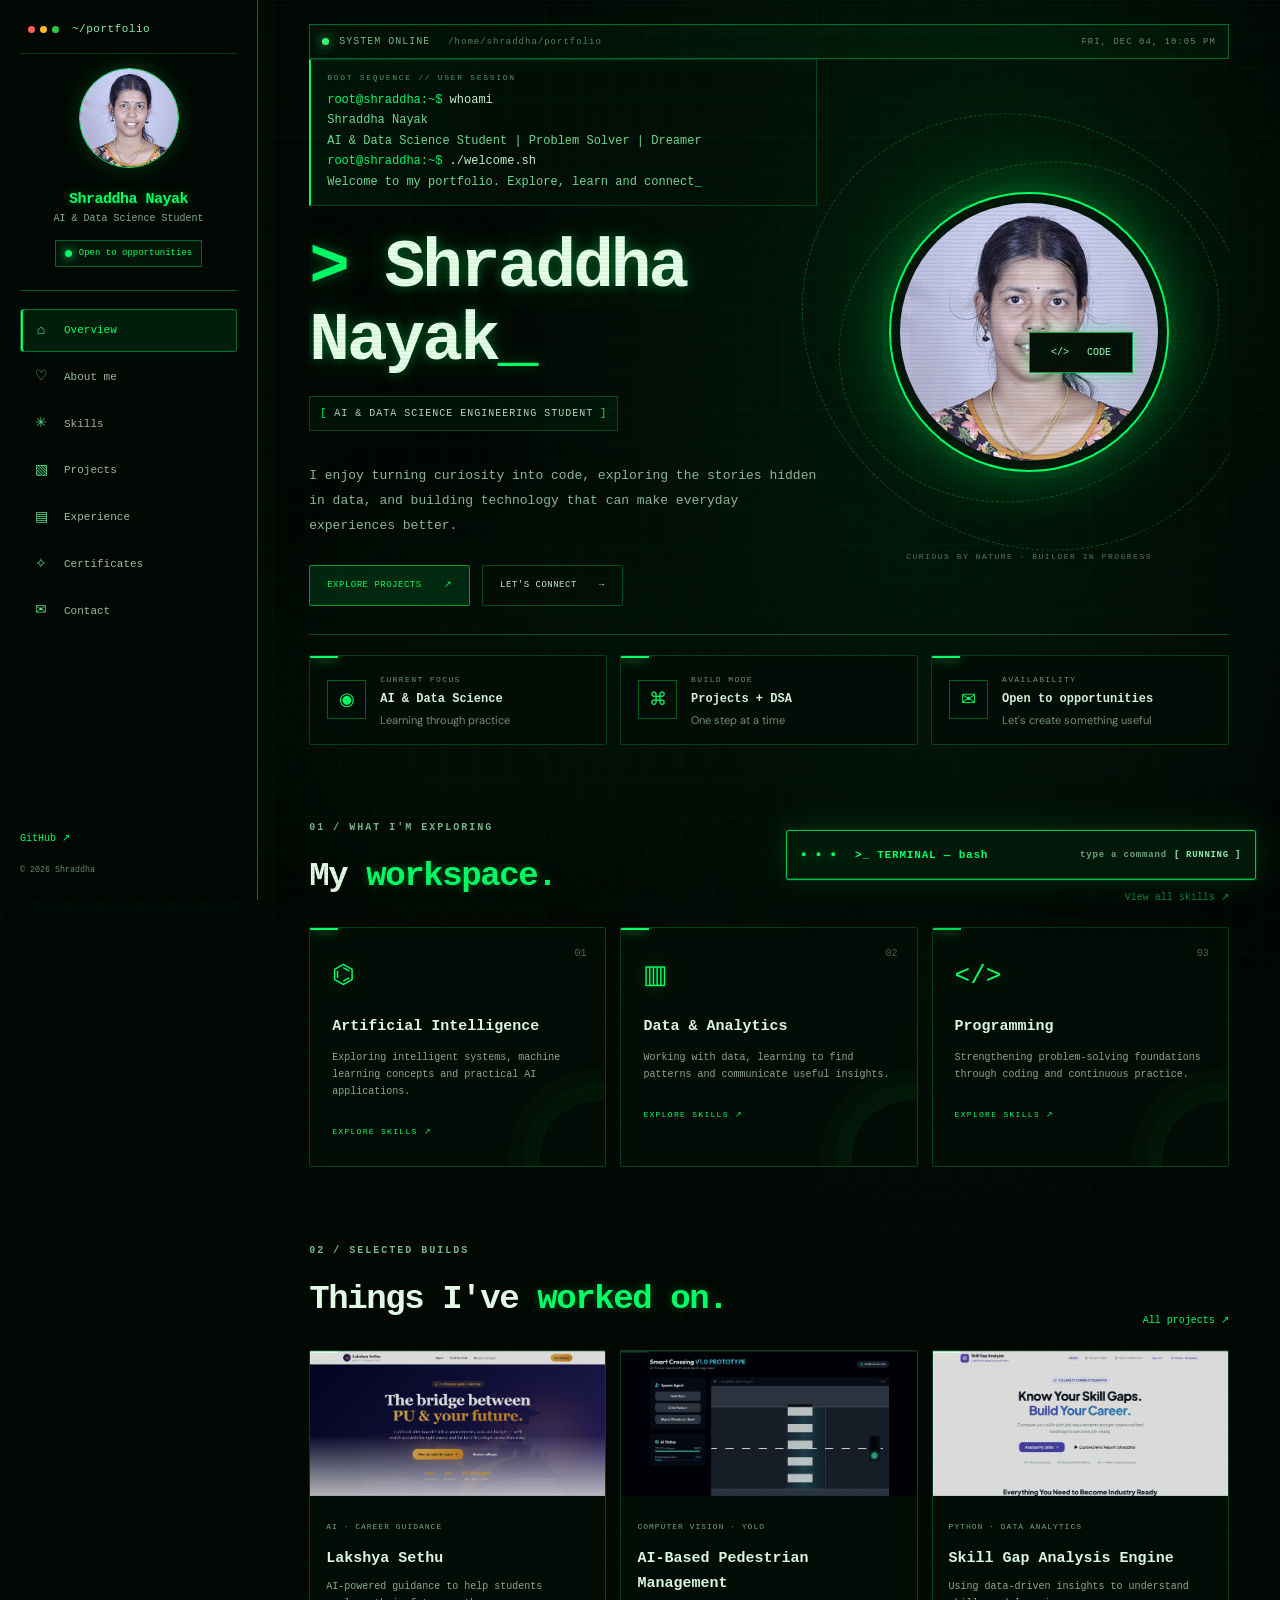
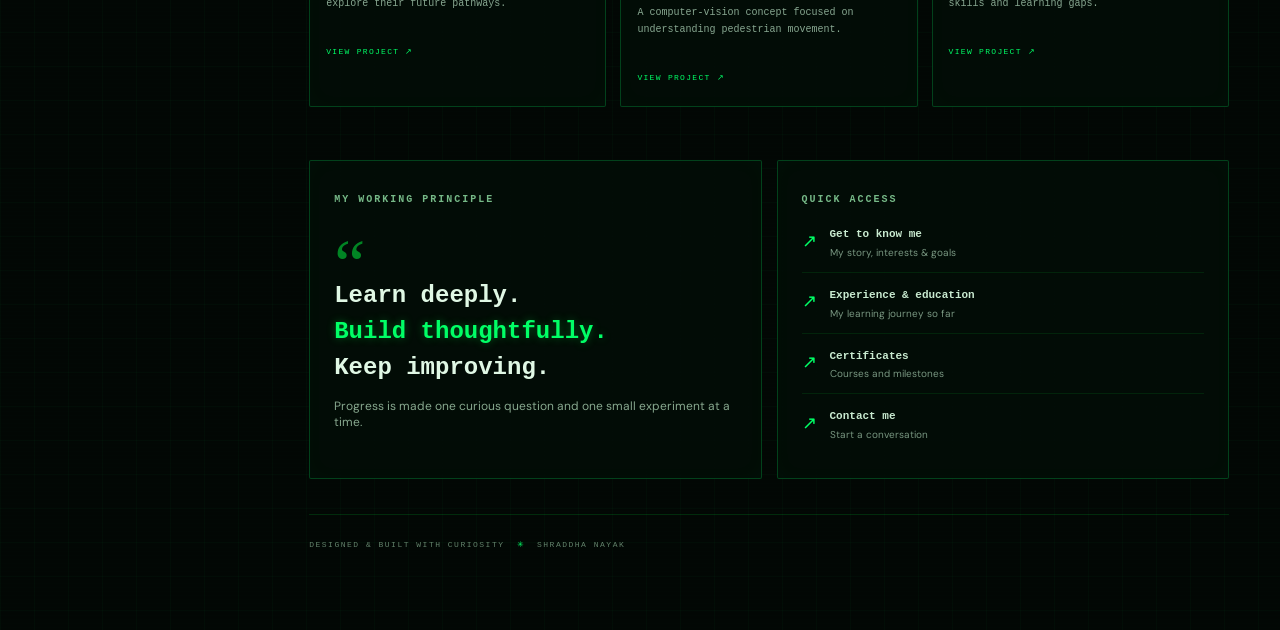
<file: index.html>
<!DOCTYPE html>
<html lang="en">
 <head>
  <meta charset="utf-8"/>
  <meta content="width=device-width, initial-scale=1.0" name="viewport"/>
  <meta content="#050b07" name="theme-color"/>
  <meta content="Shraddha Nayak &mdash; AI &amp; Data Science engineering student portfolio." name="description"/>
  <title>
   Overview | Shraddha Nayak
  </title>
  <link href="https://fonts.googleapis.com" rel="preconnect"/>
  <link crossorigin="" href="https://fonts.gstatic.com" rel="preconnect"/>
  <link href="https://fonts.googleapis.com/css2?family=DM+Sans:wght@400;500;600;700&amp;family=Playfair+Display:wght@600;700&amp;display=swap" rel="stylesheet"/>
  <link href="style.css" rel="stylesheet"/>
 </head>
 <body class="page-loading">
  <div class="scroll-progress" id="scrollProgress">
  </div>
  <div class="ambient ambient-one">
  </div>
  <div class="ambient ambient-two">
  </div>
  <button aria-label="Open navigation" class="mobile-menu" id="mobileMenu">
   ☰
  </button>
  <aside class="sidebar">
   <div class="profile">
    <div class="explorer-brand"><span class="window-dots"><i></i><i></i><i></i></span><span>~/portfolio</span></div>
    <img alt="Shraddha Nayak" src="assets/profile.jpeg"/>
    <h2>
     Shraddha Nayak
    </h2>
    <p>
     AI &amp; Data Science Student
    </p>
    <span class="availability">
     <i>
     </i>
     Open to opportunities
    </span>
   </div>
   <nav>
    <a class="nav-link active" href="index.html">
     <span>
      ⌂
     </span>
     Overview
    </a>
    <a class="nav-link" href="about.html">
     <span>
      ♡
     </span>
     About me
    </a>
    <a class="nav-link" href="skills.html">
     <span>
      ✳
     </span>
     Skills
    </a>
    <a class="nav-link" href="projects.html">
     <span>
      ▧
     </span>
     Projects
    </a>
    <a class="nav-link" href="experience.html">
     <span>
      ▤
     </span>
     Experience
    </a>
    <a class="nav-link" href="certificates.html">
     <span>
      ✧
     </span>
     Certificates
    </a>
    <a class="nav-link" href="contact.html">
     <span>
      ✉
     </span>
     Contact
    </a>
   </nav>
   <div class="sidebar-bottom">
    <div class="socials">
     <a href="https://github.com/Shraddha030118" rel="noopener" target="_blank">
      GitHub &nearrow;
     </a>
    </div>
    <small>
     &copy;
     <span id="year">
     </span>
     Shraddha
    </small>
   </div>
  </aside>
  <main class="content page-content dashboard-content">
   <section class="dash-hero">
    <div class="dash-topline"><span class="live-dot"></span> SYSTEM ONLINE <span class="dash-path">/home/shraddha/portfolio</span><span class="dash-date" id="liveClock">LOCAL TIME</span></div>
    <div class="dash-hero-grid">
     <div class="dash-intro">
      <div class="boot-lines"><p><span>root@shraddha:~$</span> whoami</p><p class="boot-output">Shraddha Nayak</p><p class="boot-output">AI &amp; Data Science Student | Problem Solver | Dreamer</p><p><span>root@shraddha:~$</span> ./welcome.sh</p><p class="boot-output">Welcome to my portfolio. Explore, learn and connect<span class="terminal-cursor">_</span></p></div>
      <h1 class="terminal-name"><span>&gt;</span> Shraddha Nayak<span class="hero-period">_</span></h1>
      <div class="dash-role"><span class="role-bracket">[</span> AI &amp; DATA SCIENCE ENGINEERING STUDENT <span class="role-bracket">]</span></div>
      <p class="dash-lead">I enjoy turning curiosity into code, exploring the stories hidden in data, and building technology that can make everyday experiences better.</p>
      <div class="dash-actions"><a class="dash-btn dash-btn-primary" href="projects.html">Explore projects <span>↗</span></a><a class="dash-btn" href="contact.html">Let's connect <span>→</span></a></div>
     </div>
     <div class="dash-visual">
      <div class="orbit orbit-one"></div><div class="orbit orbit-two"></div>
      <div class="dash-avatar"><img src="assets/profile.jpeg" alt="Shraddha Nayak"/></div>
      <div class="float-chip chip-ai">✳ &nbsp; AI / ML</div><div class="float-chip chip-data">▥ &nbsp; DATA</div><div class="float-chip chip-code">&lt;/&gt; &nbsp; CODE</div>
      <div class="visual-caption">CURIOUS BY NATURE · BUILDER IN PROGRESS</div>
     </div>
    </div>
   </section>

   <section class="dash-status-grid" aria-label="Profile highlights">
    <article class="status-card"><span class="status-icon">◉</span><div><small>CURRENT FOCUS</small><strong>AI &amp; Data Science</strong><span>Learning through practice</span></div></article>
    <article class="status-card"><span class="status-icon">⌘</span><div><small>BUILD MODE</small><strong>Projects + DSA</strong><span>One step at a time</span></div></article>
    <article class="status-card"><span class="status-icon">✉</span><div><small>AVAILABILITY</small><strong>Open to opportunities</strong><span>Let's create something useful</span></div></article>
   </section>

   <section class="dash-section">
    <div class="dash-section-heading"><div><span class="dash-label">01 / WHAT I'M EXPLORING</span><h2>My <em>workspace.</em></h2></div><a href="skills.html">View all skills ↗</a></div>
    <div class="focus-grid">
     <a class="focus-card" href="skills.html"><span class="focus-number">01</span><div class="focus-symbol">⌬</div><h3>Artificial Intelligence</h3><p>Exploring intelligent systems, machine learning concepts and practical AI applications.</p><span class="focus-link">EXPLORE SKILLS ↗</span></a>
     <a class="focus-card" href="skills.html"><span class="focus-number">02</span><div class="focus-symbol">▥</div><h3>Data &amp; Analytics</h3><p>Working with data, learning to find patterns and communicate useful insights.</p><span class="focus-link">EXPLORE SKILLS ↗</span></a>
     <a class="focus-card" href="skills.html"><span class="focus-number">03</span><div class="focus-symbol">&lt;/&gt;</div><h3>Programming</h3><p>Strengthening problem-solving foundations through coding and continuous practice.</p><span class="focus-link">EXPLORE SKILLS ↗</span></a>
    </div>
   </section>

   <section class="dash-section projects-preview">
    <div class="dash-section-heading"><div><span class="dash-label">02 / SELECTED BUILDS</span><h2>Things I've <em>worked on.</em></h2></div><a href="projects.html">All projects ↗</a></div>
    <div class="mini-project-grid">
     <a class="mini-project" href="projects.html"><img src="assets/lakshyasethu.png" alt="Lakshya Sethu project preview"/><div><small>AI · CAREER GUIDANCE</small><h3>Lakshya Sethu</h3><p>AI-powered guidance to help students explore their future pathways.</p><span>VIEW PROJECT ↗</span></div></a>
     <a class="mini-project" href="projects.html"><img src="assets/smartpedestrian.png" alt="AI pedestrian management project preview"/><div><small>COMPUTER VISION · YOLO</small><h3>AI-Based Pedestrian Management</h3><p>A computer-vision concept focused on understanding pedestrian movement.</p><span>VIEW PROJECT ↗</span></div></a>
     <a class="mini-project" href="projects.html"><img src="assets/skillgapanalyse.png" alt="Skill gap analysis project preview"/><div><small>PYTHON · DATA ANALYTICS</small><h3>Skill Gap Analysis Engine</h3><p>Using data-driven insights to understand skills and learning gaps.</p><span>VIEW PROJECT ↗</span></div></a>
    </div>
   </section>

   <section class="dash-bottom-grid">
    <div class="quote-panel"><span class="dash-label">MY WORKING PRINCIPLE</span><div class="quote-mark">“</div><h2>Learn deeply.<br/><em>Build thoughtfully.</em><br/>Keep improving.</h2><p>Progress is made one curious question and one small experiment at a time.</p></div>
    <div class="quick-panel"><span class="dash-label">QUICK ACCESS</span><a href="about.html"><span>↗</span><div><strong>Get to know me</strong><small>My story, interests &amp; goals</small></div></a><a href="experience.html"><span>↗</span><div><strong>Experience &amp; education</strong><small>My learning journey so far</small></div></a><a href="certificates.html"><span>↗</span><div><strong>Certificates</strong><small>Courses and milestones</small></div></a><a href="contact.html"><span>↗</span><div><strong>Contact me</strong><small>Start a conversation</small></div></a></div>
   </section>
   <footer class="dash-footer">DESIGNED &amp; BUILT WITH CURIOSITY <span>✳</span> SHRADDHA NAYAK <span id="year"></span></footer>
  </main>
  <details class="terminal-widget" id="siteTerminal">
   <summary>
    >_ TERMINAL — bash
    <span>
     type a command
    </span>
   </summary>
   <div class="terminal-body">
    <div aria-live="polite" class="terminal-output" id="terminalOutput">
     <div>
      Welcome, visitor. Portfolio shell initialized.
     </div>
     <div class="success">
      Type
      <b>
       help
      </b>
      to see available commands.
     </div>
    </div>
    <form class="terminal-form" id="terminalForm">
     <label for="terminalInput">
      root@shraddha:~$
     </label>
     <input aria-label="Enter a portfolio navigation command" autocomplete="off" id="terminalInput" placeholder="try: about" spellcheck="false"/>
    </form>
    <p class="terminal-hint">
     Commands: <code>
      about
     </code>
     ,
     <code>
      skills
     </code>
     ,
     <code>
      projects
     </code>
     ,
     <code>
      certificates
     </code>
     ,
     <code>
      contact
     </code>
     , <code>whoami</code>, <code>stack</code>, <code>date</code>, <code>email</code> or
     <code>help</code>
     .
    </p>
   </div>
  </details>
  <script src="script.js">
  </script>
 </body>
</html>
</file>
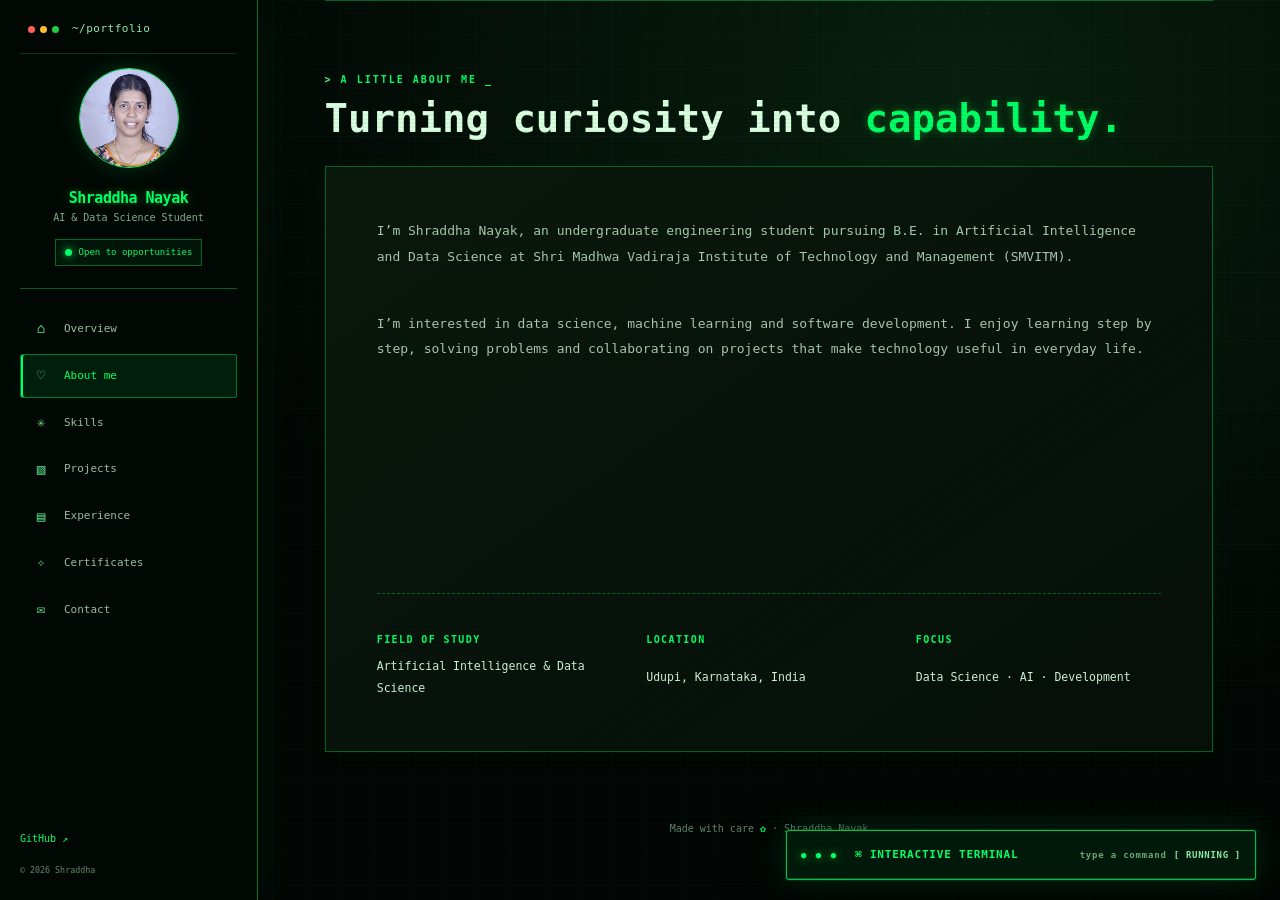
<file: about.html>
<!DOCTYPE html>
<html lang="en">
 <head>
  <meta charset="utf-8"/>
  <meta content="width=device-width, initial-scale=1.0" name="viewport"/>
  <meta content="#050b07" name="theme-color"/>
  <meta content="Shraddha Nayak &mdash; AI &amp; Data Science engineering student portfolio." name="description"/>
  <title>
   About me | Shraddha Nayak
  </title>
  <link href="https://fonts.googleapis.com" rel="preconnect"/>
  <link crossorigin="" href="https://fonts.gstatic.com" rel="preconnect"/>
  <link href="https://fonts.googleapis.com/css2?family=DM+Sans:wght@400;500;600;700&amp;family=Playfair+Display:wght@600;700&amp;display=swap" rel="stylesheet"/>
  <link href="style.css" rel="stylesheet"/>
 </head>
 <body class="page-loading">
  <div class="scroll-progress" id="scrollProgress">
  </div>
  <div class="ambient ambient-one">
  </div>
  <div class="ambient ambient-two">
  </div>
  <button aria-label="Open navigation" class="mobile-menu" id="mobileMenu">
   ☰
  </button>
  <aside class="sidebar">
   <div class="profile">
    <div class="explorer-brand"><span class="window-dots"><i></i><i></i><i></i></span><span>~/portfolio</span></div>
    <img alt="Shraddha Nayak" src="assets/profile.jpeg"/>
    <h2>
     Shraddha Nayak
    </h2>
    <p>
     AI &amp; Data Science Student
    </p>
    <span class="availability">
     <i>
     </i>
     Open to opportunities
    </span>
   </div>
   <nav>
    <a class="nav-link" href="index.html">
     <span>
      ⌂
     </span>
     Overview
    </a>
    <a class="nav-link active" href="about.html">
     <span>
      ♡
     </span>
     About me
    </a>
    <a class="nav-link" href="skills.html">
     <span>
      ✳
     </span>
     Skills
    </a>
    <a class="nav-link" href="projects.html">
     <span>
      ▧
     </span>
     Projects
    </a>
    <a class="nav-link" href="experience.html">
     <span>
      ▤
     </span>
     Experience
    </a>
    <a class="nav-link" href="certificates.html">
     <span>
      ✧
     </span>
     Certificates
    </a>
    <a class="nav-link" href="contact.html">
     <span>
      ✉
     </span>
     Contact
    </a>
   </nav>
   <div class="sidebar-bottom">
    <div class="socials">
     <a href="https://github.com/Shraddha030118" rel="noopener" target="_blank">
      GitHub &nearrow;
     </a>
    </div>
    <small>
     &copy;
     <span id="year">
     </span>
     Shraddha
    </small>
   </div>
  </aside>
  <main class="content page-content">
   <section class="section" id="about">
    <div class="section-kicker">
     A LITTLE ABOUT ME
    </div>
    <h2>
     Turning curiosity into
     <em>
      capability.
     </em>
    </h2>
    <div class="about-card">
     <p>
      I&rsquo;m Shraddha Nayak, an undergraduate engineering student pursuing B.E. in Artificial Intelligence and Data Science at Shri Madhwa Vadiraja Institute of Technology and Management (SMVITM).
     </p>
     <p>
      I&rsquo;m interested in data science, machine learning and software development. I enjoy learning step by step, solving problems and collaborating on projects that make technology useful in everyday life.
     </p>
     <div class="quick-facts">
      <div>
       <small>
        FIELD OF STUDY
       </small>
       <b>
        Artificial Intelligence &amp; Data Science
       </b>
      </div>
      <div>
       <small>
        LOCATION
       </small>
       <b>
        Udupi, Karnataka, India
       </b>
      </div>
      <div>
       <small>
        FOCUS
       </small>
       <b>
        Data Science &middot; AI &middot; Development
       </b>
      </div>
     </div>
    </div>
   </section>
   <footer>
    Made with care
    <span>
     ✿
    </span>
    &middot; Shraddha Nayak
   </footer>
  </main>
  <details class="terminal-widget" id="siteTerminal">
   <summary>
    ⌘ INTERACTIVE TERMINAL
    <span>
     type a command
    </span>
   </summary>
   <div class="terminal-body">
    <div aria-live="polite" class="terminal-output" id="terminalOutput">
     <div>
      Welcome, visitor. Portfolio shell initialized.
     </div>
     <div class="success">
      Type
      <b>
       help
      </b>
      to see available commands.
     </div>
    </div>
    <form class="terminal-form" id="terminalForm">
     <label for="terminalInput">
      visitor@shraddha:~$
     </label>
     <input aria-label="Enter a portfolio navigation command" autocomplete="off" id="terminalInput" placeholder="try: about" spellcheck="false"/>
    </form>
    <p class="terminal-hint">
     Try
     <code>
      about
     </code>
     ,
     <code>
      skills
     </code>
     ,
     <code>
      projects
     </code>
     ,
     <code>
      certificates
     </code>
     ,
     <code>
      contact
     </code>
     , <code>whoami</code>, <code>stack</code>, <code>date</code>, <code>email</code> or
     <code>help</code>
     .
    </p>
   </div>
  </details>
  <script src="script.js">
  </script>
 </body>
</html>
</file>
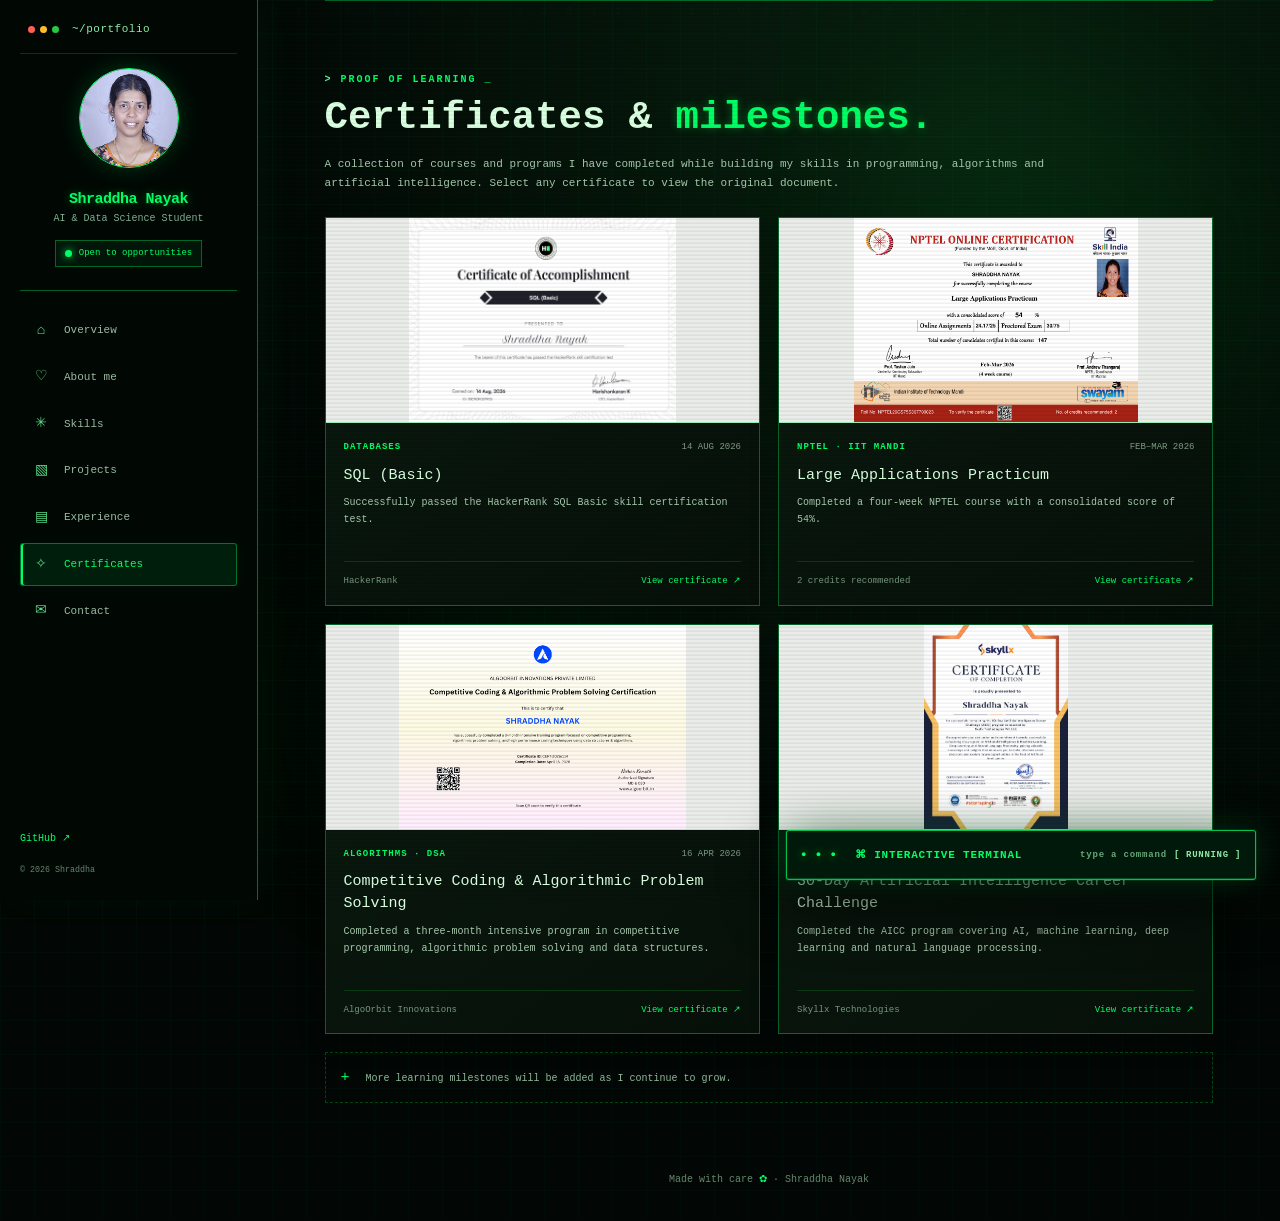
<file: certificates.html>
<!DOCTYPE html>
<html lang="en">
 <head>
  <meta charset="utf-8"/>
  <meta content="width=device-width, initial-scale=1.0" name="viewport"/>
  <meta content="#050b07" name="theme-color"/>
  <meta content="Shraddha Nayak &mdash; AI &amp; Data Science engineering student portfolio." name="description"/>
  <title>
   Certificates | Shraddha Nayak
  </title>
  <link href="https://fonts.googleapis.com" rel="preconnect"/>
  <link crossorigin="" href="https://fonts.gstatic.com" rel="preconnect"/>
  <link href="https://fonts.googleapis.com/css2?family=DM+Sans:wght@400;500;600;700&amp;family=Playfair+Display:wght@600;700&amp;display=swap" rel="stylesheet"/>
  <link href="style.css" rel="stylesheet"/>
 </head>
 <body class="page-loading">
  <div class="scroll-progress" id="scrollProgress">
  </div>
  <div class="ambient ambient-one">
  </div>
  <div class="ambient ambient-two">
  </div>
  <button aria-label="Open navigation" class="mobile-menu" id="mobileMenu">
   ☰
  </button>
  <aside class="sidebar">
   <div class="profile">
    <div class="explorer-brand"><span class="window-dots"><i></i><i></i><i></i></span><span>~/portfolio</span></div>
    <img alt="Shraddha Nayak" src="assets/profile.jpeg"/>
    <h2>
     Shraddha Nayak
    </h2>
    <p>
     AI &amp; Data Science Student
    </p>
    <span class="availability">
     <i>
     </i>
     Open to opportunities
    </span>
   </div>
   <nav>
    <a class="nav-link" href="index.html">
     <span>
      ⌂
     </span>
     Overview
    </a>
    <a class="nav-link" href="about.html">
     <span>
      ♡
     </span>
     About me
    </a>
    <a class="nav-link" href="skills.html">
     <span>
      ✳
     </span>
     Skills
    </a>
    <a class="nav-link" href="projects.html">
     <span>
      ▧
     </span>
     Projects
    </a>
    <a class="nav-link" href="experience.html">
     <span>
      ▤
     </span>
     Experience
    </a>
    <a class="nav-link active" href="certificates.html">
     <span>
      ✧
     </span>
     Certificates
    </a>
    <a class="nav-link" href="contact.html">
     <span>
      ✉
     </span>
     Contact
    </a>
   </nav>
   <div class="sidebar-bottom">
    <div class="socials">
     <a href="https://github.com/Shraddha030118" rel="noopener" target="_blank">
      GitHub &nearrow;
     </a>
    </div>
    <small>
     &copy;
     <span id="year">
     </span>
     Shraddha
    </small>
   </div>
  </aside>
  <main class="content page-content">
   <section class="section certificates-section" id="certificates">
    <div class="section-kicker">
     PROOF OF LEARNING
    </div>
    <h2>
     Certificates &amp;
     <em>
      milestones.
     </em>
    </h2>
    <p class="cert-intro">
     A collection of courses and programs I have completed while building my skills in programming, algorithms and artificial intelligence. Select any certificate to view the original document.
    </p>
    <div class="certificate-grid">
     <article class="certificate-card">
      <a aria-label="View SQL Basic certificate" class="certificate-preview" href="assets/certificates/sql-basic-hackerrank.pdf" rel="noopener" target="_blank">
       <img alt="HackerRank SQL Basic certificate preview" src="assets/certificate-thumbnails/sql-basic.png">
        <span class="preview-action">
         VIEW DOCUMENT &nearrow;
        </span>
       </img>
      </a>
      <div class="certificate-info">
       <div class="certificate-meta">
        <span class="cert-type">
         DATABASES
        </span>
        <span class="cert-date">
         14 AUG 2026
        </span>
       </div>
       <h3>
        SQL (Basic)
       </h3>
       <p>
        Successfully passed the HackerRank SQL Basic skill certification test.
       </p>
       <div class="certificate-footer">
        <span>
         HackerRank
        </span>
        <a href="assets/certificates/sql-basic-hackerrank.pdf" rel="noopener" target="_blank">
         View certificate &nearrow;
        </a>
       </div>
      </div>
     </article>
     <article class="certificate-card">
      <a aria-label="View NPTEL Large Applications Practicum certificate" class="certificate-preview" href="assets/certificates/large-applications-practicum-nptel.pdf" rel="noopener" target="_blank">
       <img alt="NPTEL Large Applications Practicum certificate preview" src="assets/certificate-thumbnails/large-applications-practicum.png"/>
       <span class="preview-action">
        VIEW DOCUMENT &nearrow;
       </span>
      </a>
      <div class="certificate-info">
       <div class="certificate-meta">
        <span class="cert-type">
         NPTEL &middot; IIT MANDI
        </span>
        <span class="cert-date">
         FEB&ndash;MAR 2026
        </span>
       </div>
       <h3>
        Large Applications Practicum
       </h3>
       <p>
        Completed a four-week NPTEL course with a consolidated score of 54%.
       </p>
       <div class="certificate-footer">
        <span>
         2 credits recommended
        </span>
        <a href="assets/certificates/large-applications-practicum-nptel.pdf" rel="noopener" target="_blank">
         View certificate &nearrow;
        </a>
       </div>
      </div>
     </article>
     <article class="certificate-card">
      <a aria-label="View Competitive Coding certificate" class="certificate-preview" href="assets/certificates/competitive-coding-algoorbit.pdf" rel="noopener" target="_blank">
       <img alt="Competitive Coding and Algorithmic Problem Solving certificate preview" src="assets/certificate-thumbnails/competitive-coding.png"/>
       <span class="preview-action">
        VIEW DOCUMENT &nearrow;
       </span>
      </a>
      <div class="certificate-info">
       <div class="certificate-meta">
        <span class="cert-type">
         ALGORITHMS &middot; DSA
        </span>
        <span class="cert-date">
         16 APR 2026
        </span>
       </div>
       <h3>
        Competitive Coding &amp; Algorithmic Problem Solving
       </h3>
       <p>
        Completed a three-month intensive program in competitive programming, algorithmic problem solving and data structures.
       </p>
       <div class="certificate-footer">
        <span>
         AlgoOrbit Innovations
        </span>
        <a href="assets/certificates/competitive-coding-algoorbit.pdf" rel="noopener" target="_blank">
         View certificate &nearrow;
        </a>
       </div>
      </div>
     </article>
     <article class="certificate-card">
      <a aria-label="View Artificial Intelligence Career Challenge certificate" class="certificate-preview" href="assets/certificates/ai-career-challenge-aicc.pdf" rel="noopener" target="_blank">
       <img alt="Skyllx Technologies Artificial Intelligence Career Challenge certificate preview" src="assets/certificate-thumbnails/aicc.png"/>
       <span class="preview-action">
        VIEW DOCUMENT &nearrow;
       </span>
      </a>
      <div class="certificate-info">
       <div class="certificate-meta">
        <span class="cert-type">
         ARTIFICIAL INTELLIGENCE
        </span>
        <span class="cert-date">
         SEP 2026
        </span>
       </div>
       <h3>
        30-Day Artificial Intelligence Career Challenge
       </h3>
       <p>
        Completed the AICC program covering AI, machine learning, deep learning and natural language processing.
       </p>
       <div class="certificate-footer">
        <span>
         Skyllx Technologies
        </span>
        <a href="assets/certificates/ai-career-challenge-aicc.pdf" rel="noopener" target="_blank">
         View certificate &nearrow;
        </a>
       </div>
      </div>
     </article>
    </div>
    <div class="cert-note">
     <span>
      +
     </span>
     More learning milestones will be added as I continue to grow.
    </div>
   </section>
   <footer>
    Made with care
    <span>
     ✿
    </span>
    &middot; Shraddha Nayak
   </footer>
  </main>
  <details class="terminal-widget" id="siteTerminal">
   <summary>
    ⌘ INTERACTIVE TERMINAL
    <span>
     type a command
    </span>
   </summary>
   <div class="terminal-body">
    <div aria-live="polite" class="terminal-output" id="terminalOutput">
     <div>
      Welcome, visitor. Portfolio shell initialized.
     </div>
     <div class="success">
      Type
      <b>
       help
      </b>
      to see available commands.
     </div>
    </div>
    <form class="terminal-form" id="terminalForm">
     <label for="terminalInput">
      visitor@shraddha:~$
     </label>
     <input aria-label="Enter a portfolio navigation command" autocomplete="off" id="terminalInput" placeholder="try: about" spellcheck="false"/>
    </form>
    <p class="terminal-hint">
     Try
     <code>
      about
     </code>
     ,
     <code>
      skills
     </code>
     ,
     <code>
      projects
     </code>
     ,
     <code>
      certificates
     </code>
     ,
     <code>
      contact
     </code>
     , <code>whoami</code>, <code>stack</code>, <code>date</code>, <code>email</code> or
     <code>help</code>
     .
    </p>
   </div>
  </details>
  <script src="script.js">
  </script>
 </body>
</html>
</file>
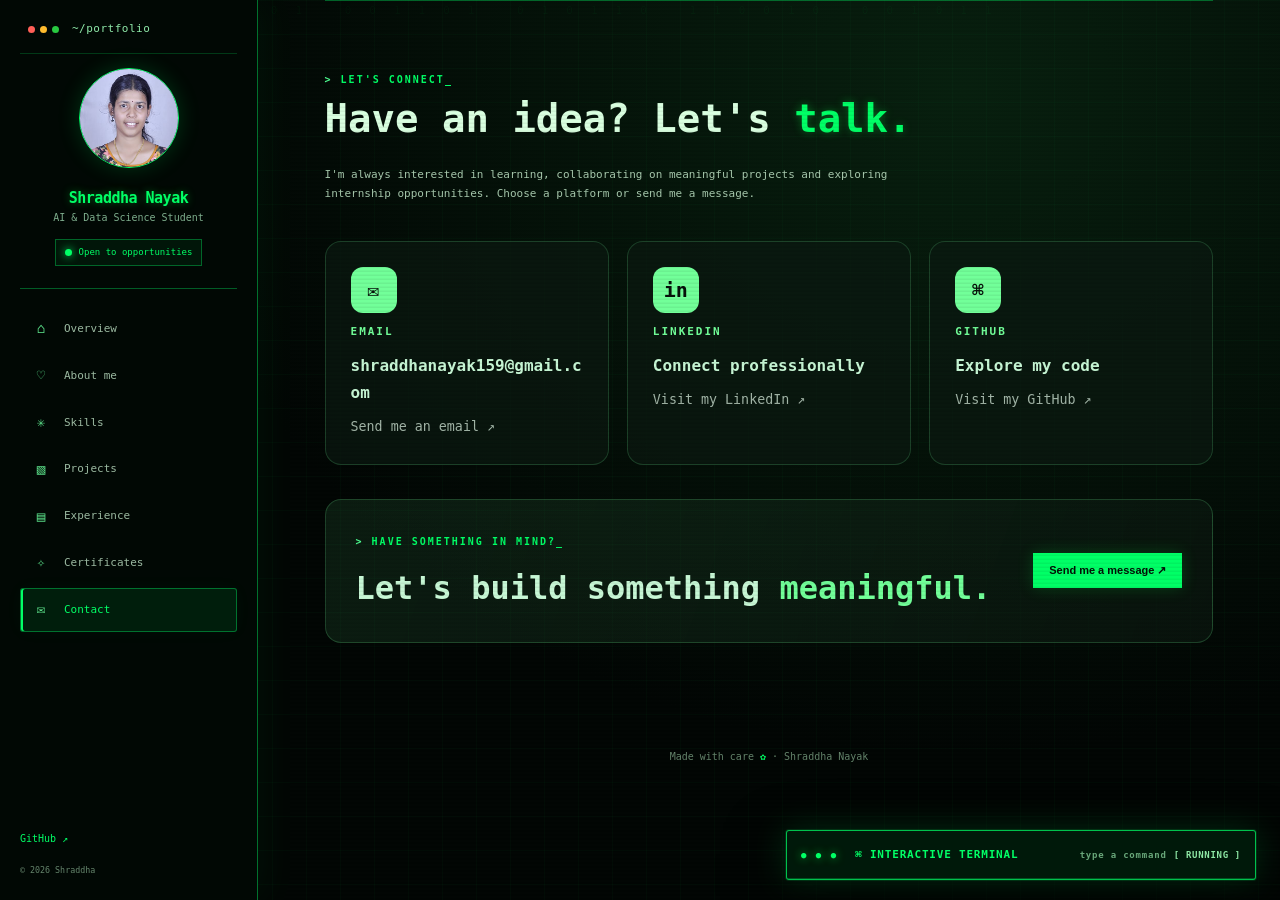
<file: contact.html>
<!DOCTYPE html>
<html lang="en">
 <head>
  <meta charset="utf-8"/>
  <meta content="width=device-width, initial-scale=1.0" name="viewport"/>
  <meta content="#050b07" name="theme-color"/>
  <meta content="Shraddha Nayak &mdash; AI &amp; Data Science engineering student portfolio." name="description"/>
  <title>
   Contact | Shraddha Nayak
  </title>
  <link href="https://fonts.googleapis.com" rel="preconnect"/>
  <link crossorigin="" href="https://fonts.gstatic.com" rel="preconnect"/>
  <link href="https://fonts.googleapis.com/css2?family=DM+Sans:wght@400;500;600;700&amp;family=Playfair+Display:wght@600;700&amp;display=swap" rel="stylesheet"/>
  <link href="style.css" rel="stylesheet"/>
 </head>
 <body class="page-loading">
  <div class="scroll-progress" id="scrollProgress">
  </div>
  <div class="ambient ambient-one">
  </div>
  <div class="ambient ambient-two">
  </div>
  <button aria-label="Open navigation" class="mobile-menu" id="mobileMenu">
   ☰
  </button>
  <aside class="sidebar">
   <div class="profile">
    <div class="explorer-brand"><span class="window-dots"><i></i><i></i><i></i></span><span>~/portfolio</span></div>
    <img alt="Shraddha Nayak" src="assets/profile.jpeg"/>
    <h2>
     Shraddha Nayak
    </h2>
    <p>
     AI &amp; Data Science Student
    </p>
    <span class="availability">
     <i>
     </i>
     Open to opportunities
    </span>
   </div>
   <nav>
    <a class="nav-link" href="index.html">
     <span>
      ⌂
     </span>
     Overview
    </a>
    <a class="nav-link" href="about.html">
     <span>
      ♡
     </span>
     About me
    </a>
    <a class="nav-link" href="skills.html">
     <span>
      ✳
     </span>
     Skills
    </a>
    <a class="nav-link" href="projects.html">
     <span>
      ▧
     </span>
     Projects
    </a>
    <a class="nav-link" href="experience.html">
     <span>
      ▤
     </span>
     Experience
    </a>
    <a class="nav-link" href="certificates.html">
     <span>
      ✧
     </span>
     Certificates
    </a>
    <a class="nav-link active" href="contact.html">
     <span>
      ✉
     </span>
     Contact
    </a>
   </nav>
   <div class="sidebar-bottom">
    <div class="socials">
     <a href="https://github.com/Shraddha030118" rel="noopener" target="_blank">
      GitHub &nearrow;
     </a>
    </div>
    <small>
     &copy;
     <span id="year">
     </span>
     Shraddha
    </small>
   </div>
  </aside>
  <main class="content page-content">
   <section class="section contact contact-page" id="contact">
    <div class="section-kicker">LET'S CONNECT</div>
    <h2>Have an idea? Let's <em>talk.</em></h2>
    <p class="contact-intro">I'm always interested in learning, collaborating on meaningful projects and exploring internship opportunities. Choose a platform or send me a message.</p>
    <div class="contact-grid">
     <a class="contact-card" href="mailto:shraddhanayak159@gmail.com">
      <span class="contact-icon">✉</span><span class="contact-label">EMAIL</span>
      <strong>shraddhanayak159@gmail.com</strong><small>Send me an email ↗</small>
     </a>
     <a class="contact-card" href="https://www.linkedin.com/in/-shraddha-/" target="_blank" rel="noopener noreferrer">
      <span class="contact-icon">in</span><span class="contact-label">LINKEDIN</span>
      <strong>Connect professionally</strong><small>Visit my LinkedIn ↗</small>
     </a>
     <a class="contact-card" href="https://github.com/Shraddha030118" target="_blank" rel="noopener noreferrer">
      <span class="contact-icon">⌘</span><span class="contact-label">GITHUB</span>
      <strong>Explore my code</strong><small>Visit my GitHub ↗</small>
     </a>
    </div>
    <div class="contact-cta">
     <div><span class="section-kicker">HAVE SOMETHING IN MIND?</span><h3>Let's build something <em>meaningful.</em></h3></div>
     <button class="btn primary" id="openMessageDialog" type="button">Send me a message <span>↗</span></button>
    </div>
   </section>
   <footer>Made with care <span>✿</span> · Shraddha Nayak</footer>
  </main>
  <dialog class="message-dialog" id="messageDialog" aria-labelledby="messageDialogTitle">
   <form class="message-form" id="messageForm"
        action="https://formsubmit.co/shraddhanayak159@gmail.com"
        method="POST">
    <input type="hidden" name="_subject" value="New message from Shraddha's portfolio">
    <input type="hidden" name="_template" value="table">
    <input type="text" name="_honey" style="display:none" tabindex="-1" autocomplete="off">
    <button class="dialog-close" id="closeMessageDialog" type="button" aria-label="Close dialog">×</button>
    <div class="section-kicker">NEW MESSAGE</div>
    <h2 id="messageDialogTitle">Send a <em>message.</em></h2>
    <p>Fill in the details and send your message directly from this page.</p>
    <label for="senderName">Your name</label><input id="senderName" name="name" type="text" placeholder="Enter your name" required maxlength="80">
    <label for="senderEmail">Your email</label><input id="senderEmail" name="email" type="email" placeholder="you@example.com" required maxlength="120">
    <label for="senderSubject">Subject</label><input id="senderSubject" name="subject" type="text" placeholder="What would you like to discuss?" required maxlength="120">
    <label for="senderMessage">Message</label><textarea id="senderMessage" name="message" rows="5" placeholder="Write your message here..." required maxlength="3000"></textarea>
    <button class="btn primary dialog-submit" id="sendMessageButton" type="submit">Send message ↗</button>
    <div class="form-note" id="messageFormNote" aria-live="polite">Your message will be sent to Shraddha's inbox. First-time FormSubmit activation is required. Please do not include sensitive information.</div>
   </form>
  </dialog>
  <details class="terminal-widget" id="siteTerminal">
   <summary>
    ⌘ INTERACTIVE TERMINAL
    <span>
     type a command
    </span>
   </summary>
   <div class="terminal-body">
    <div aria-live="polite" class="terminal-output" id="terminalOutput">
     <div>
      Welcome, visitor. Portfolio shell initialized.
     </div>
     <div class="success">
      Type
      <b>
       help
      </b>
      to see available commands.
     </div>
    </div>
    <form class="terminal-form" id="terminalForm">
     <label for="terminalInput">
      visitor@shraddha:~$
     </label>
     <input aria-label="Enter a portfolio navigation command" autocomplete="off" id="terminalInput" placeholder="try: about" spellcheck="false"/>
    </form>
    <p class="terminal-hint">
     Try
     <code>
      about
     </code>
     ,
     <code>
      skills
     </code>
     ,
     <code>
      projects
     </code>
     ,
     <code>
      certificates
     </code>
     ,
     <code>
      contact
     </code>
     , <code>whoami</code>, <code>stack</code>, <code>date</code>, <code>email</code> or
     <code>help</code>
     .
    </p>
   </div>
  </details>
  <script src="script.js">
  </script>
 </body>
</html>
</file>
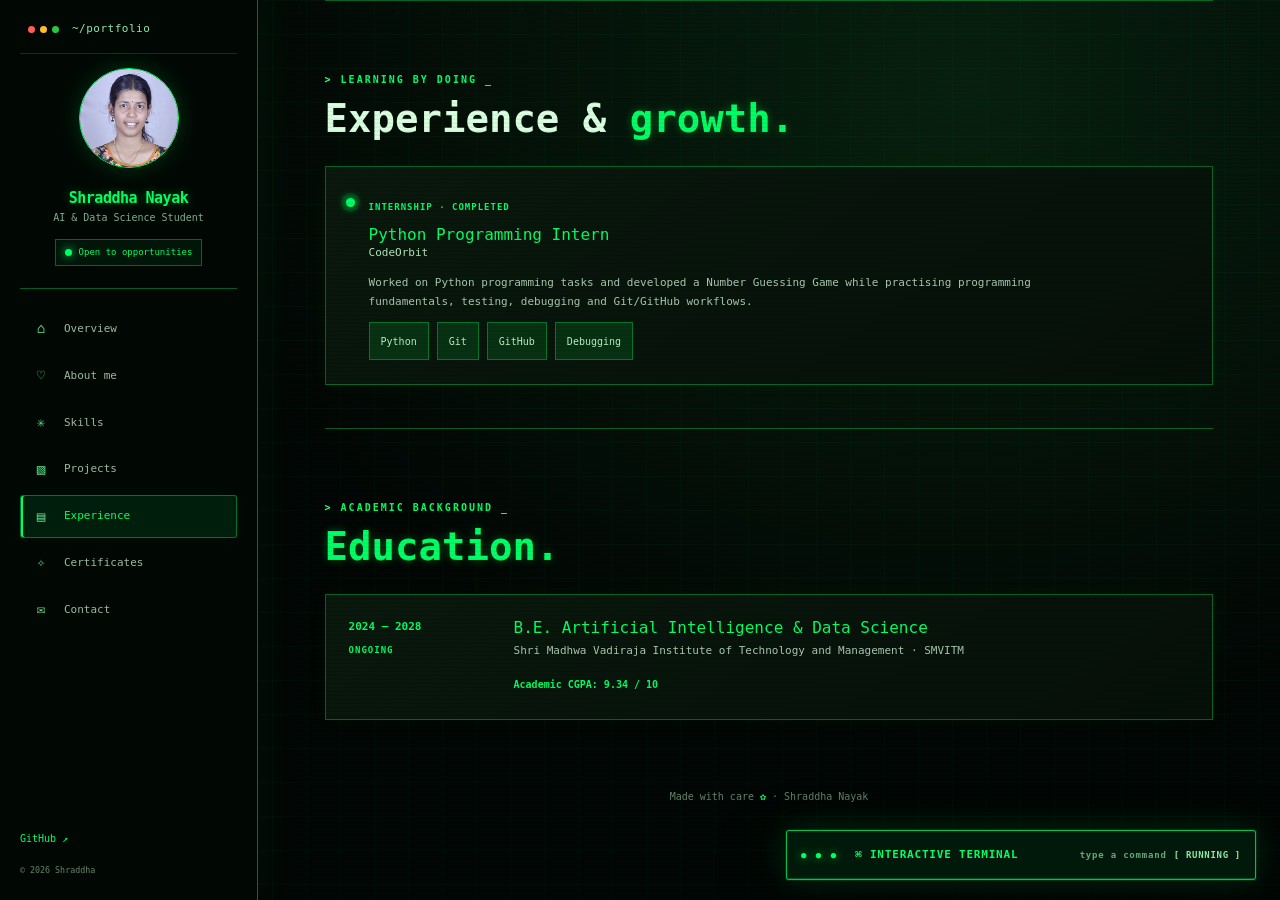
<file: experience.html>
<!DOCTYPE html>
<html lang="en">
 <head>
  <meta charset="utf-8"/>
  <meta content="width=device-width, initial-scale=1.0" name="viewport"/>
  <meta content="#050b07" name="theme-color"/>
  <meta content="Shraddha Nayak &mdash; AI &amp; Data Science engineering student portfolio." name="description"/>
  <title>
   Experience &amp; Education | Shraddha Nayak
  </title>
  <link href="https://fonts.googleapis.com" rel="preconnect"/>
  <link crossorigin="" href="https://fonts.gstatic.com" rel="preconnect"/>
  <link href="https://fonts.googleapis.com/css2?family=DM+Sans:wght@400;500;600;700&amp;family=Playfair+Display:wght@600;700&amp;display=swap" rel="stylesheet"/>
  <link href="style.css" rel="stylesheet"/>
 </head>
 <body class="page-loading">
  <div class="scroll-progress" id="scrollProgress">
  </div>
  <div class="ambient ambient-one">
  </div>
  <div class="ambient ambient-two">
  </div>
  <button aria-label="Open navigation" class="mobile-menu" id="mobileMenu">
   ☰
  </button>
  <aside class="sidebar">
   <div class="profile">
    <div class="explorer-brand"><span class="window-dots"><i></i><i></i><i></i></span><span>~/portfolio</span></div>
    <img alt="Shraddha Nayak" src="assets/profile.jpeg"/>
    <h2>
     Shraddha Nayak
    </h2>
    <p>
     AI &amp; Data Science Student
    </p>
    <span class="availability">
     <i>
     </i>
     Open to opportunities
    </span>
   </div>
   <nav>
    <a class="nav-link" href="index.html">
     <span>
      ⌂
     </span>
     Overview
    </a>
    <a class="nav-link" href="about.html">
     <span>
      ♡
     </span>
     About me
    </a>
    <a class="nav-link" href="skills.html">
     <span>
      ✳
     </span>
     Skills
    </a>
    <a class="nav-link" href="projects.html">
     <span>
      ▧
     </span>
     Projects
    </a>
    <a class="nav-link active" href="experience.html">
     <span>
      ▤
     </span>
     Experience
    </a>
    <a class="nav-link" href="certificates.html">
     <span>
      ✧
     </span>
     Certificates
    </a>
    <a class="nav-link" href="contact.html">
     <span>
      ✉
     </span>
     Contact
    </a>
   </nav>
   <div class="sidebar-bottom">
    <div class="socials">
     <a href="https://github.com/Shraddha030118" rel="noopener" target="_blank">
      GitHub &nearrow;
     </a>
    </div>
    <small>
     &copy;
     <span id="year">
     </span>
     Shraddha
    </small>
   </div>
  </aside>
  <main class="content page-content">
   <section class="section" id="experience">
    <div class="section-kicker">
     LEARNING BY DOING
    </div>
    <h2>
     Experience &amp;
     <em>
      growth.
     </em>
    </h2>
    <div class="timeline">
     <div class="timeline-dot">
     </div>
     <div>
      <small>
       INTERNSHIP &middot; COMPLETED
      </small>
      <h3>
       Python Programming Intern
      </h3>
      <h4>
       CodeOrbit
      </h4>
      <p>
       Worked on Python programming tasks and developed a Number Guessing Game while practising programming fundamentals, testing, debugging and Git/GitHub workflows.
      </p>
      <div class="tags">
       <span>
        Python
       </span>
       <span>
        Git
       </span>
       <span>
        GitHub
       </span>
       <span>
        Debugging
       </span>
      </div>
     </div>
    </div>
   </section>
   <section class="section" id="education">
    <div class="section-kicker">
     ACADEMIC BACKGROUND
    </div>
    <h2>
     <em>
      Education.
     </em>
    </h2>
    <div class="education-card">
     <div class="edu-date">
      2024 &mdash; 2028
      <span>
       ONGOING
      </span>
     </div>
     <div>
      <h3>
       B.E. Artificial Intelligence &amp; Data Science
      </h3>
      <p>
       Shri Madhwa Vadiraja Institute of Technology and Management &middot; SMVITM
      </p>
      <b>
       Academic CGPA: 9.34 / 10
      </b>
     </div>
    </div>
   </section>
   <footer>
    Made with care
    <span>
     ✿
    </span>
    &middot; Shraddha Nayak
   </footer>
  </main>
  <details class="terminal-widget" id="siteTerminal">
   <summary>
    ⌘ INTERACTIVE TERMINAL
    <span>
     type a command
    </span>
   </summary>
   <div class="terminal-body">
    <div aria-live="polite" class="terminal-output" id="terminalOutput">
     <div>
      Welcome, visitor. Portfolio shell initialized.
     </div>
     <div class="success">
      Type
      <b>
       help
      </b>
      to see available commands.
     </div>
    </div>
    <form class="terminal-form" id="terminalForm">
     <label for="terminalInput">
      visitor@shraddha:~$
     </label>
     <input aria-label="Enter a portfolio navigation command" autocomplete="off" id="terminalInput" placeholder="try: about" spellcheck="false"/>
    </form>
    <p class="terminal-hint">
     Try
     <code>
      about
     </code>
     ,
     <code>
      skills
     </code>
     ,
     <code>
      projects
     </code>
     ,
     <code>
      certificates
     </code>
     ,
     <code>
      contact
     </code>
     , <code>whoami</code>, <code>stack</code>, <code>date</code>, <code>email</code> or
     <code>help</code>
     .
    </p>
   </div>
  </details>
  <script src="script.js">
  </script>
 </body>
</html>
</file>
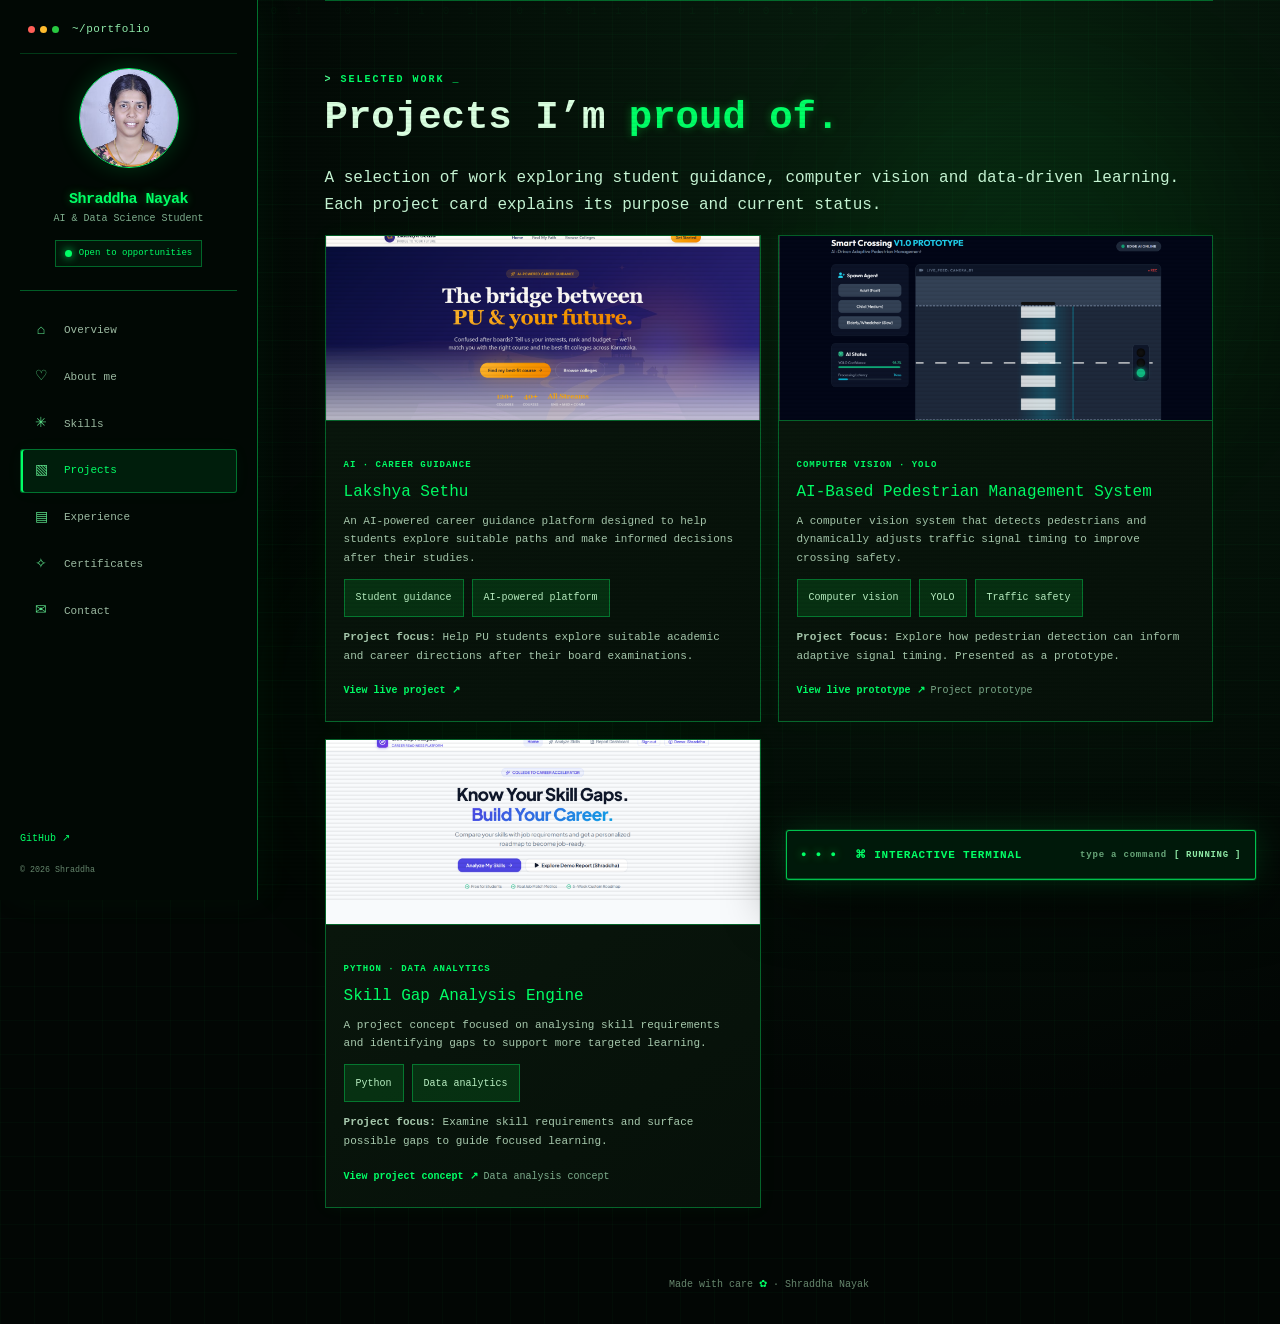
<file: projects.html>
<!DOCTYPE html>
<html lang="en">
 <head>
  <meta charset="utf-8"/>
  <meta content="width=device-width, initial-scale=1.0" name="viewport"/>
  <meta content="#050b07" name="theme-color"/>
  <meta content="Shraddha Nayak &mdash; AI &amp; Data Science engineering student portfolio." name="description"/>
  <title>
   Projects | Shraddha Nayak
  </title>
  <link href="https://fonts.googleapis.com" rel="preconnect"/>
  <link crossorigin="" href="https://fonts.gstatic.com" rel="preconnect"/>
  <link href="https://fonts.googleapis.com/css2?family=DM+Sans:wght@400;500;600;700&amp;family=Playfair+Display:wght@600;700&amp;display=swap" rel="stylesheet"/>
  <link href="style.css" rel="stylesheet"/>
 </head>
 <body class="page-loading">
  <div class="scroll-progress" id="scrollProgress">
  </div>
  <div class="ambient ambient-one">
  </div>
  <div class="ambient ambient-two">
  </div>
  <button aria-label="Open navigation" class="mobile-menu" id="mobileMenu">
   ☰
  </button>
  <aside class="sidebar">
   <div class="profile">
    <div class="explorer-brand"><span class="window-dots"><i></i><i></i><i></i></span><span>~/portfolio</span></div>
    <img alt="Shraddha Nayak" src="assets/profile.jpeg"/>
    <h2>
     Shraddha Nayak
    </h2>
    <p>
     AI &amp; Data Science Student
    </p>
    <span class="availability">
     <i>
     </i>
     Open to opportunities
    </span>
   </div>
   <nav>
    <a class="nav-link" href="index.html">
     <span>
      ⌂
     </span>
     Overview
    </a>
    <a class="nav-link" href="about.html">
     <span>
      ♡
     </span>
     About me
    </a>
    <a class="nav-link" href="skills.html">
     <span>
      ✳
     </span>
     Skills
    </a>
    <a class="nav-link active" href="projects.html">
     <span>
      ▧
     </span>
     Projects
    </a>
    <a class="nav-link" href="experience.html">
     <span>
      ▤
     </span>
     Experience
    </a>
    <a class="nav-link" href="certificates.html">
     <span>
      ✧
     </span>
     Certificates
    </a>
    <a class="nav-link" href="contact.html">
     <span>
      ✉
     </span>
     Contact
    </a>
   </nav>
   <div class="sidebar-bottom">
    <div class="socials">
     <a href="https://github.com/Shraddha030118" rel="noopener" target="_blank">
      GitHub &nearrow;
     </a>
    </div>
    <small>
     &copy;
     <span id="year">
     </span>
     Shraddha
    </small>
   </div>
  </aside>
  <main class="content page-content">
   <section class="section" id="projects">
    <div class="section-kicker">
     SELECTED WORK
    </div>
    <h2>
     Projects I&rsquo;m
     <em>
      proud of.
     </em>
    </h2>
    <p class="section-intro">A selection of work exploring student guidance, computer vision and data-driven learning. Each project card explains its purpose and current status.</p>
    <div class="project-grid">
     <article class="project-card">
      <img alt="Lakshya Sethu project preview" src="assets/lakshyasethu.png">
       <div class="project-body">
        <small>
         AI &middot; CAREER GUIDANCE
        </small>
        <h3>
         Lakshya Sethu
        </h3>
        <p>
         An AI-powered career guidance platform designed to help students explore suitable paths and make informed decisions after their studies.
        </p>
        <div class="tags"><span>Student guidance</span><span>AI-powered platform</span></div>
        <p><b>Project focus:</b> Help PU students explore suitable academic and career directions after their board examinations.</p>
        <a href="https://lakshya-sethu.vercel.app/" target="_blank" rel="noopener">
         View live project &nearrow;
        </a>
       </div>
      </img>
     </article>
     <article class="project-card">
      <img alt="Pedestrian management project preview" src="assets/smartpedestrian.png"/>
      <div class="project-body">
       <small>
        COMPUTER VISION &middot; YOLO
       </small>
       <h3>
        AI-Based Pedestrian Management System
       </h3>
       <p>
        A computer vision system that detects pedestrians and dynamically adjusts traffic signal timing to improve crossing safety.
       </p>
       <div class="tags"><span>Computer vision</span><span>YOLO</span><span>Traffic safety</span></div>
       <p><b>Project focus:</b> Explore how pedestrian detection can inform adaptive signal timing. Presented as a prototype.</p>
       <a href="https://smart-pedestrian-prototype-lime.vercel.app/" target="_blank" rel="noopener">  
        View live prototype &nearrow;
         </a>
       <span class="project-label">Project prototype</span>
      </div>
     </article>
     <article class="project-card">
      <img alt="Skill gap analysis project preview" src="assets/skillgapanalyse.png"/>
      <div class="project-body">
       <small>
        PYTHON &middot; DATA ANALYTICS
       </small>
       <h3>
        Skill Gap Analysis Engine
       </h3>
       <p>
        A project concept focused on analysing skill requirements and identifying gaps to support more targeted learning.
       </p>
       <div class="tags"><span>Python</span><span>Data analytics</span></div>
       <p><b>Project focus:</b> Examine skill requirements and surface possible gaps to guide focused learning.</p>
       <a href="https://frontend-bice-delta-94.vercel.app/" target="_blank" rel="noopener">
        View project concept &nearrow;
       </a>
       <span class="project-label">Data analysis concept</span>
      </div>
     </article>
    </div>
   </section>
   <footer>
    Made with care
    <span>
     ✿
    </span>
    &middot; Shraddha Nayak
   </footer>
  </main>
  <details class="terminal-widget" id="siteTerminal">
   <summary>
    ⌘ INTERACTIVE TERMINAL
    <span>
     type a command
    </span>
   </summary>
   <div class="terminal-body">
    <div aria-live="polite" class="terminal-output" id="terminalOutput">
     <div>
      Welcome, visitor. Portfolio shell initialized.
     </div>
     <div class="success">
      Type
      <b>
       help
      </b>
      to see available commands.
     </div>
    </div>
    <form class="terminal-form" id="terminalForm">
     <label for="terminalInput">
      visitor@shraddha:~$
     </label>
     <input aria-label="Enter a portfolio navigation command" autocomplete="off" id="terminalInput" placeholder="try: about" spellcheck="false"/>
    </form>
    <p class="terminal-hint">
     Try
     <code>
      about
     </code>
     ,
     <code>
      skills
     </code>
     ,
     <code>
      projects
     </code>
     ,
     <code>
      certificates
     </code>
     ,
     <code>
      contact
     </code>
     , <code>whoami</code>, <code>stack</code>, <code>date</code>, <code>email</code> or
     <code>help</code>
     .
    </p>
   </div>
  </details>
  <script src="script.js">
  </script>
 </body>
</html>
</file>
<file: style.css>
/* Terminal-inspired portfolio theme with persistent sidebar dashboard */
:root
{
    --green:#00ff41;
    --green-bright:#39ff14;
    --green-dim:#20a844;
    --green-soft:rgba(0,255,65,.12);
    --green-border:rgba(0,255,65,.32);
    --bg:#030804;
    --panel:#071109;
    --card:#0a170d;
    --muted:#8ab995;
    --text:#c6f2ce;
    --mono:'Fira Code','Share Tech Mono',Consolas,monospace
}
*
{
    box-sizing:border-box
}
html
{
    scroll-behavior:smooth;
    scroll-padding-top:32px;
    background:var(--bg)
}
body
{
    margin:0;
    background:radial-gradient(ellipse at 50% 0%,#0a1b0e 0%,var(--bg) 65%);
    color:var(--text);
    font-family:var(--mono);
    line-height:1.7;
    min-height:100vh
}
body:before
{
    content:"";
    position:fixed;
    inset:0;
    pointer-events:none;
    z-index:30;
    background:repeating-linear-gradient(transparent 0 2px,rgba(0,0,0,.16) 3px 4px);
    opacity:.35
}
.sidebar
{
    position:fixed;
    inset:0 auto 0 0;
    width:258px;
    background:rgba(4,13,6,.97);
    border-right:1px solid var(--green-border);
    padding:30px 20px 22px;
    display:flex;
    flex-direction:column;
    z-index:40;
    box-shadow:5px 0 25px rgba(0,255,65,.06)
}
.profile
{
    text-align:center;
    padding:4px 0 26px;
    border-bottom:1px solid var(--green-border)
}
.profile img
{
    width:112px;
    height:112px;
    object-fit:cover;
    border-radius:50%;
    border:2px solid var(--green);
    box-shadow:0 0 15px rgba(0,255,65,.3)
}
.profile h2
{
    font:600 19px var(--mono);
    margin:13px 0 2px;
    color:var(--green);
    text-shadow:0 0 8px rgba(0,255,65,.4)
}
.profile p
{
    margin:0;
    color:var(--muted);
    font-size:11px
}
.availability
{
    display:inline-flex;
    align-items:center;
    gap:7px;
    margin-top:13px;
    padding:5px 9px;
    border:1px solid var(--green-border);
    background:var(--green-soft);
    color:var(--green);
    font-size:10px
}
.availability i
{
    width:7px;
    height:7px;
    border-radius:50%;
    background:var(--green);
    box-shadow:0 0 8px var(--green)
}
.sidebar nav
{
    padding:23px 0;
    display:grid;
    gap:7px
}
.nav-link
{
    display:flex;
    align-items:center;
    gap:13px;
    text-decoration:none;
    color:#9bb9a1;
    padding:10px 12px;
    border:1px solid transparent;
    font-size:12px;
    transition:.2s
}
.nav-link span
{
    width:20px;
    text-align:center;
    font-size:16px;
    color:var(--green-dim)
}
.nav-link:hover,.nav-link.active
{
    background:var(--green-soft);
    border-color:var(--green-border);
    color:var(--green);
    box-shadow:inset 0 0 12px rgba(0,255,65,.04)
}
.sidebar-bottom
{
    margin-top:auto;
    color:#66866d;
    font-size:10px
}
.socials
{
    display:flex;
    gap:18px;
    margin-bottom:14px
}
.socials a,.contact-links a
{
    color:var(--green);
    text-decoration:none
}
.content
{
    margin-left:258px;
    max-width:1250px;
    padding:0 7.2%;
}
.hero
{
    padding:75px 0 60px;
    min-height:100vh;
    display:flex;
    flex-direction:column;
    justify-content:center
}
.eyebrow,.section-kicker
{
    letter-spacing:2px;
    font-size:10px;
    font-weight:600;
    color:var(--green)
}
.eyebrow:before,.section-kicker:before
{
    content:'> ';
    color:var(--green-bright)
}
.hero-grid
{
    display:grid;
    grid-template-columns:1.35fr .8fr;
    align-items:center;
    gap:55px;
    margin:26px 0 38px
}
.hello
{
    color:var(--green);
    margin:0 0 4px;
    font-size:13px
}
.hello:before
{
    content:'$ ';
    color:var(--muted)
}
.hero h1
{
    font:600 clamp(37px,5vw,62px)/1.15 var(--mono);
    margin:0;
    letter-spacing:-2px;
    color:#d9ffe0;
    text-shadow:0 0 10px rgba(0,255,65,.22)
}
.hero h1 em,h2 em
{
    color:var(--green);
    font-style:normal;
    text-shadow:0 0 9px rgba(0,255,65,.35)
}
.hero h3
{
    font-size:14px;
    margin:17px 0 12px;
    color:var(--green-bright);
    font-weight:500
}
.lead
{
    max-width:570px;
    color:#a7c9ad;
    font-size:12px
}
.actions
{
    display:flex;
    gap:12px;
    flex-wrap:wrap;
    margin-top:26px
}
.btn
{
    display:inline-block;
    padding:10px 15px;
    border:1px solid var(--green-border);
    text-decoration:none;
    font-size:11px;
    font-weight:600
}
.primary
{
    background:var(--green);
    color:#031006;
    box-shadow:0 0 16px rgba(0,255,65,.18)
}
.secondary
{
    color:var(--green);
    background:transparent
}
.btn:hover
{
    box-shadow:0 0 18px rgba(0,255,65,.3);
    transform:translateY(-1px)
}
.hero-photo
{
    position:relative;
    justify-self:end;
    width:min(100%,290px);
    padding:10px;
    background:#07140a;
    border:1px solid var(--green-border);
    box-shadow:0 0 25px rgba(0,255,65,.12)
}
.hero-photo img
{
    width:100%;
    display:block;
    max-height:365px;
    object-fit:cover;
    filter:saturate(.82)
}
.photo-note
{
    text-align:center;
    color:var(--green);
    font:11px var(--mono);
    padding:10px 0 2px
}
.photo-note:before
{
    content:'[ ';
    color:var(--muted)
}
.photo-note:after
{
    content:' ]';
    color:var(--muted)
}
.stats
{
    display:grid;
    grid-template-columns:repeat(3,1fr);
    gap:14px
}
.stats article
{
    background:var(--card);
    border:1px solid var(--green-border);
    padding:15px 18px;
    display:flex;
    flex-direction:column
}
.stats strong
{
    font:600 25px var(--mono);
    color:var(--green);
    text-shadow:0 0 8px rgba(0,255,65,.25)
}
.stats span
{
    font-size:10px;
    color:var(--muted)
}
.section
{
    padding:70px 0 43px;
    border-top:1px solid var(--green-border)
}
.section h2
{
    font:600 clamp(26px,3.5vw,39px) var(--mono);
    margin:8px 0 25px;
    color:#d9ffe0
}
.about-card,.tile,.project-card,.education-card,.timeline
{
    background:linear-gradient(145deg,#0a180d,#061009);
    border:1px solid var(--green-border);
    box-shadow:0 0 18px rgba(0,255,65,.045)
}
.about-card
{
    padding:25px 27px;
    color:#a9c9af;
    font-size:12px
}
.about-card p
{
    margin:0 0 13px
}
.quick-facts
{
    display:grid;
    grid-template-columns:repeat(3,1fr);
    gap:18px;
    margin-top:23px;
    padding-top:18px;
    border-top:1px dashed var(--green-border)
}
.quick-facts div
{
    display:grid;
    gap:5px
}
.quick-facts small,.project-body small,.timeline small
{
    font-size:9px;
    letter-spacing:1px;
    color:var(--green);
    font-weight:600
}
.quick-facts b
{
    font-size:10px;
    color:#d0f4d6;
    font-weight:500
}
.skill-grid
{
    display:grid;
    grid-template-columns:repeat(2,1fr);
    gap:14px
}
.tile
{
    padding:20px
}
.tile h3,.project-body h3,.timeline h3,.education-card h3
{
    margin:0 0 12px;
    font:500 16px var(--mono);
    color:var(--green)
}
.tags
{
    display:flex;
    flex-wrap:wrap;
    gap:8px
}
.tags span
{
    font-size:10px;
    padding:5px 9px;
    border:1px solid var(--green-border);
    background:var(--green-soft);
    color:#b9efc2
}
.project-grid
{
    display:grid;
    grid-template-columns:repeat(2,1fr);
    gap:17px
}
.project-card
{
    overflow:hidden
}
.project-card img
{
    width:100%;
    height:185px;
    object-fit:cover;
    background:#07140a;
    border-bottom:1px solid var(--green-border)
}
.project-body
{
    padding:18px
}
.project-body h3
{
    margin:6px 0
}
.project-body p,.timeline p,.contact p
{
    font-size:11px;
    color:#a7c9ad
}
.project-body a
{
    font-size:10px;
    font-weight:600;
    color:var(--green);
    text-decoration:none
}
.project-label
{
    font-size:10px;
    color:var(--muted)
}
.timeline
{
    position:relative;
    padding:24px 25px 24px 43px
}
.timeline-dot
{
    position:absolute;
    left:20px;
    top:31px;
    width:9px;
    height:9px;
    background:var(--green);
    border-radius:50%;
    box-shadow:0 0 0 5px rgba(0,255,65,.1),0 0 10px var(--green)
}
.timeline h3
{
    margin:7px 0 0
}
.timeline h4
{
    margin:0;
    color:#b4e9bd;
    font-size:11px;
    font-weight:500
}
.timeline p
{
    max-width:720px
}
.education-card
{
    padding:23px;
    display:grid;
    grid-template-columns:145px 1fr;
    gap:20px
}
.edu-date
{
    font-size:11px;
    font-weight:600;
    color:var(--green)
}
.edu-date span
{
    display:block;
    font-size:9px;
    letter-spacing:1px;
    margin-top:6px
}
.education-card h3
{
    margin:0 0 5px
}
.education-card p
{
    margin:0 0 8px;
    color:#a7c9ad;
    font-size:11px
}
.education-card b
{
    font-size:10px;
    color:var(--green)
}
.cert-list
{
    display:grid;
    grid-template-columns:repeat(2,1fr);
    gap:10px;
    margin-top:14px
}
.cert-list div
{
    background:var(--card);
    border:1px solid var(--green-border);
    padding:12px 14px;
    display:flex;
    justify-content:space-between;
    gap:8px;
    font-size:10px;
    color:#d0f4d6
}
.cert-list span
{
    color:var(--muted)
}
.contact
{
    padding-bottom:80px
}
.contact p
{
    max-width:570px
}
.email-link
{
    display:inline-block;
    margin:12px 0;
    padding:10px 14px;
    background:var(--green-soft);
    border:1px solid var(--green-border);
    color:var(--green);
    text-decoration:none;
    font-size:11px
}
.contact-links
{
    display:flex;
    gap:20px;
    font-size:11px
}
footer
{
    text-align:center;
    padding:25px 0 32px;
    color:#66866d;
    font-size:10px
}
footer span
{
    color:var(--green)
}
.mobile-menu
{
    display:none
}
@media(max-width:900px)
{
    .content
    {
        padding:0 5%
    }
    .hero-grid
    {
        gap:25px
    }
    .sidebar
    {
        width:225px
    }
    .content
    {
        margin-left:225px
    }
}
@media(max-width:700px)
{
    .sidebar
    {
        transform:translateX(-100%);
        transition:transform .25s;
        width:260px;
        box-shadow:10px 0 30px #000
    }
    .sidebar.open
    {
        transform:translateX(0)
    }
    .content
    {
        margin-left:0;
        padding:0 6%
    }
    .mobile-menu
    {
        display:block;
        position:fixed;
        z-index:50;
        top:15px;
        left:15px;
        border:1px solid var(--green);
        background:#061109;
        color:var(--green);
        padding:9px 12px;
        font:12px var(--mono);
        box-shadow:0 0 12px rgba(0,255,65,.18)
    }
    .hero
    {
        padding-top:85px
    }
    .hero-grid
    {
        grid-template-columns:1fr
    }
    .hero-photo
    {
        justify-self:center;
        width:220px;
        grid-row:1
    }
    .hero h1
    {
        font-size:39px
    }
    .stats
    {
        gap:8px
    }
    .stats article
    {
        padding:12px
    }
    .stats strong
    {
        font-size:20px
    }
    .stats span
    {
        font-size:9px
    }
    .quick-facts
    {
        grid-template-columns:1fr
    }
    .skill-grid,.project-grid,.cert-list
    {
        grid-template-columns:1fr
    }
    .education-card
    {
        grid-template-columns:1fr;
        gap:8px
    }
    .section
    {
        padding-top:55px
    }
}
/* Competition-ready certificate gallery */
.certificates-section
{
    position:relative
}
.cert-intro
{
    max-width:720px;
    margin:-10px 0 25px;
    color:#a7c9ad;
    font-size:11px
}
.certificate-grid
{
    display:grid;
    grid-template-columns:repeat(2,minmax(0,1fr));
    gap:18px
}
.certificate-card
{
    min-width:0;
    overflow:hidden;
    background:linear-gradient(145deg,#0b1a0f,#061009);
    border:1px solid var(--green-border);
    box-shadow:0 8px 26px rgba(0,0,0,.22);
    transition:transform .22s ease,border-color .22s ease,box-shadow .22s ease
}
.certificate-card:hover
{
    transform:translateY(-5px);
    border-color:var(--green);
    box-shadow:0 10px 30px rgba(0,255,65,.11)
}
.certificate-preview
{
    height:205px;
    position:relative;
    display:flex;
    align-items:center;
    justify-content:center;
    overflow:hidden;
    background:#e9ece8;
    border-bottom:1px solid var(--green-border);
    text-decoration:none
}
.certificate-preview img
{
    width:100%;
    height:100%;
    object-fit:contain;
    transition:transform .35s ease
}
.certificate-card:hover .certificate-preview img
{
    transform:scale(1.035)
}
.preview-action
{
    position:absolute;
    right:12px;
    bottom:12px;
    padding:7px 10px;
    background:rgba(2,12,5,.94);
    border:1px solid var(--green);
    color:var(--green);
    font:10px var(--mono);
    letter-spacing:.5px;
    opacity:0;
    transform:translateY(5px);
    transition:.2s
}
.certificate-card:hover .preview-action,.certificate-preview:focus-visible .preview-action
{
    opacity:1;
    transform:translateY(0)
}
.certificate-info
{
    padding:17px 18px 15px
}
.certificate-meta
{
    display:flex;
    justify-content:space-between;
    align-items:center;
    gap:8px;
    margin-bottom:9px
}
.cert-type
{
    color:var(--green);
    font-size:9px;
    letter-spacing:1px;
    font-weight:700
}
.cert-date
{
    color:#7f9e85;
    font-size:9px;
    white-space:nowrap
}
.certificate-info h3
{
    margin:0 0 8px;
    color:#d9ffe0;
    font:500 15px/1.45 var(--mono)
}
.certificate-info p
{
    min-height:53px;
    margin:0;
    color:#a7c9ad;
    font-size:10px;
    line-height:1.7
}
.certificate-footer
{
    display:flex;
    justify-content:space-between;
    align-items:center;
    gap:10px;
    margin-top:14px;
    padding-top:12px;
    border-top:1px solid rgba(0,255,65,.16);
    font-size:9px;
    color:#78977e
}
.certificate-footer a
{
    color:var(--green);
    text-decoration:none;
    white-space:nowrap
}
.certificate-footer a:hover
{
    text-decoration:underline
}
.cert-note
{
    margin-top:18px;
    padding:12px 15px;
    border:1px dashed rgba(0,255,65,.25);
    color:#8fb99a;
    font-size:10px
}
.cert-note span
{
    color:var(--green);
    font-size:15px;
    margin-right:7px
}
@media(max-width:900px)
{
    .certificate-preview
    {
        height:175px
    }
}
@media(max-width:700px)
{
    .certificate-grid
    {
        grid-template-columns:1fr
    }
    .certificate-preview
    {
        height:210px
    }
    .certificate-info p
    {
        min-height:0
    }
    .preview-action
    {
        opacity:1;
        transform:none
    }
}
/* Multi-page competition polish + motion */
html
{
    scroll-behavior:smooth
}
body
{
    overflow-x:hidden
}
.scroll-progress
{
    position:fixed;
    z-index:100;
    top:0;
    left:0;
    height:2px;
    width:0;
    background:var(--green);
    box-shadow:0 0 12px var(--green)
}
.ambient
{
    position:fixed;
    z-index:-1;
    pointer-events:none;
    width:380px;
    height:380px;
    border-radius:50%;
    filter:blur(90px);
    opacity:.055;
    background:#00ff41;
    animation:floatGlow 13s ease-in-out infinite alternate
}
.ambient-one
{
    top:8%;
    right:4%
}
.ambient-two
{
    bottom:0;
    left:22%;
    animation-delay:-6s;
    opacity:.035
}
.page-content
{
    animation:pageEnter .65s cubic-bezier(.2,.7,.2,1) both
}
.page-content section
{
    animation:sectionEnter .75s both
}
.page-content section:nth-child(2)
{
    animation-delay:.08s
}
.page-content section:nth-child(3)
{
    animation-delay:.16s
}
.nav-link
{
    transition:background .25s,border-color .25s,color .25s,transform .25s
}
.nav-link:hover
{
    transform:translateX(4px)
}
.profile img
{
    transition:transform .5s,box-shadow .5s
}
.profile img:hover
{
    transform:scale(1.055) rotate(-2deg);
    box-shadow:0 0 24px rgba(0,255,65,.3)
}
.tile,.project-card,.education-card,.timeline,.certificate-card,.stats article,.about-card
{
    transition:transform .3s ease,border-color .3s ease,box-shadow .3s ease
}
.tile:hover,.stats article:hover,.about-card:hover,.education-card:hover,.timeline:hover
{
    transform:translateY(-4px);
    border-color:var(--green);
    box-shadow:0 12px 30px rgba(0,255,65,.09)
}
.project-card:hover
{
    transform:translateY(-7px);
    box-shadow:0 15px 32px rgba(0,255,65,.12)
}
.project-card img
{
    transition:transform .55s
}
.project-card:hover img
{
    transform:scale(1.035)
}
.btn,.email-link
{
    transition:transform .25s,box-shadow .25s,background .25s
}
.btn:hover,.email-link:hover
{
    transform:translateY(-3px)
}
.hero h1
{
    animation:glowPulse 4s ease-in-out infinite alternate
}
.availability i
{
    animation:statusPulse 1.8s infinite
}
.section-kicker
{
    font-family:var(--mono)
}
.section-kicker:after
{
    content:'_';
    animation:blink 1s steps(2,start) infinite
}
.certificate-preview img
{
    transition:transform .5s
}
.certificate-card:hover .certificate-preview img
{
    transform:scale(1.045)
}
.page-loading
{
    opacity:0;
    animation:bodyReveal .35s .04s forwards
}
@keyframes bodyReveal
{
    to
    {
        opacity:1
    }
}
@keyframes pageEnter
{
    from
    {
        opacity:0;
        transform:translateY(15px)
    }
    to
    {
        opacity:1;
        transform:translateY(0)
    }
}
@keyframes sectionEnter
{
    from
    {
        opacity:0;
        transform:translateY(18px)
    }
    to
    {
        opacity:1;
        transform:translateY(0)
    }
}
@keyframes floatGlow
{
    from
    {
        transform:translate3d(-25px,-15px,0)
    }
    to
    {
        transform:translate3d(35px,30px,0)
    }
}
@keyframes glowPulse
{
    from
    {
        text-shadow:0 0 7px rgba(0,255,65,.12)
    }
    to
    {
        text-shadow:0 0 17px rgba(0,255,65,.34)
    }
}
@keyframes statusPulse
{
    0%,100%
    {
        box-shadow:0 0 0 0 rgba(0,255,65,.35)
    }
    50%
    {
        box-shadow:0 0 0 6px rgba(0,255,65,0)
    }
}
@keyframes blink
{
    to
    {
        opacity:0
    }
}
@media(prefers-reduced-motion:reduce)
{
    *,*:before,*:after
    {
        animation-duration:.01ms!important;
        animation-iteration-count:1!important;
        scroll-behavior:auto!important;
        transition-duration:.01ms!important
    }
}
/* Full-canvas layout and recognizable technology logos */
.content
{
    max-width:none;
    width:calc(100% - 258px);
    padding-left:clamp(28px,5.2vw,88px);
    padding-right:clamp(28px,5.2vw,88px)
}
.page-content
{
    min-height:100vh
}
.section
{
    width:100%
}
.skill-grid
{
    grid-template-columns:repeat(2,minmax(0,1fr));
    gap:18px
}
.tile
{
    min-height:150px
}
.tags span
{
    display:inline-flex;
    align-items:center;
    gap:8px;
    min-height:38px;
    padding:6px 11px
}
.skill-logo
{
    width:19px;
    height:19px;
    object-fit:contain;
    display:block;
    filter:drop-shadow(0 0 3px rgba(0,255,65,.14))
}
.terminal-widget
{
    position:fixed;
    right:24px;
    bottom:20px;
    z-index:80;
    width:min(390px,calc(100vw - 32px));
    border:1px solid var(--green);
    background:rgba(3,12,6,.97);
    box-shadow:0 0 24px rgba(0,255,65,.16),0 12px 35px rgba(0,0,0,.45);
    backdrop-filter:blur(12px)
}
.terminal-widget summary
{
    list-style:none;
    cursor:pointer;
    padding:10px 13px;
    color:var(--green);
    font-size:11px;
    letter-spacing:.6px;
    display:flex;
    align-items:center;
    justify-content:space-between
}
.terminal-widget summary::-webkit-details-marker
{
    display:none
}
.terminal-widget summary:after
{
    content:'[ OPEN ]';
    font-size:9px;
    color:#83b98d
}
.terminal-widget[open] summary:after
{
    content:'[ CLOSE ]'
}
.terminal-body
{
    padding:0 13px 13px;
    border-top:1px solid rgba(0,255,65,.2)
}
.terminal-output
{
    height:105px;
    overflow:auto;
    padding:10px 2px;
    color:#9ecba7;
    font-size:10px;
    line-height:1.65
}
.terminal-output .success
{
    color:var(--green)
}
.terminal-output .error
{
    color:#ff8c8c
}
.terminal-form
{
    display:flex;
    align-items:center;
    gap:8px;
    border:1px solid var(--green-border);
    padding:7px 9px
}
.terminal-form label
{
    color:var(--green);
    font-size:11px
}
.terminal-form input
{
    min-width:0;
    flex:1;
    background:transparent;
    border:0;
    outline:0;
    color:#d9ffe0;
    font:11px var(--mono)
}
.terminal-form input::placeholder
{
    color:#66866d
}
.terminal-hint
{
    margin:8px 0 0;
    color:#6f9277;
    font-size:9px
}
.terminal-hint code
{
    color:#b9efc2
}
.terminal-widget:focus-within
{
    box-shadow:0 0 28px rgba(0,255,65,.23),0 12px 35px rgba(0,0,0,.45)
}
@media(max-width:900px)
{
    .content
    {
        width:calc(100% - 225px);
        padding-left:28px;
        padding-right:28px
    }
}
@media(max-width:700px)
{
    .content
    {
        width:100%;
        padding-left:6%;
        padding-right:6%
    }
    .terminal-widget
    {
        right:12px;
        bottom:12px;
        width:min(360px,calc(100vw - 24px))
    }
    .skill-grid
    {
        grid-template-columns:1fr
    }
}
/* About page: use the full available canvas instead of leaving a short card */
#about
{
    min-height:calc(100vh - 105px);
    display:flex;
    flex-direction:column;
}
#about .about-card
{
    flex:1;
    display:flex;
    flex-direction:column;
    justify-content:space-between;
    gap:28px;
    padding:clamp(28px,4vw,54px);
    font-size:clamp(13px,1vw,15px);
    line-height:1.95;
}
#about .about-card p
{
    max-width:1100px;
    margin:0 0 14px;
}
#about .quick-facts
{
    margin-top:auto;
    padding-top:clamp(24px,4vh,42px);
    gap:24px;
}
#about .quick-facts small
{
    font-size:10px;
    letter-spacing:1.4px;
}
#about .quick-facts b
{
    font-size:clamp(11px,.9vw,13px);
}
@media(max-width:700px)
{
    #about
    {
        min-height:calc(100vh - 90px);
    }
    #about .about-card
    {
        padding:24px 20px;
        gap:22px;
    }
    #about .quick-facts
    {
        gap:15px;
        padding-top:20px;
    }
}


/* Contact page and message dialog */
.contact-page {
    width: 100%;
    max-width: 1180px;
    margin-inline: auto;
}
.contact-intro { max-width: 720px; }
.contact-grid {
    display: grid;
    grid-template-columns: repeat(3, minmax(0, 1fr));
    gap: 18px;
    margin: 38px 0 34px;
}
.contact-card {
    min-width: 0; padding: 25px; display: flex; flex-direction: column; gap: 10px;
    text-decoration: none; color: inherit; border: 1px solid var(--line, rgba(114,255,153,.18));
    border-radius: 16px; background: rgba(12,25,17,.72); transition: transform .25s ease, border-color .25s ease, background .25s ease;
}
.contact-card:hover { transform: translateY(-5px); border-color: var(--accent, #72ff99); background: rgba(20,42,28,.88); }
.contact-icon { width: 46px; height: 46px; display: grid; place-items: center; border-radius: 12px; color: #07110a; background: #72ff99; font-weight: 800; font-size: 20px; }
.contact-label { color: #72ff99; font-size: 11px; letter-spacing: .18em; font-weight: 700; }
.contact-card strong { overflow-wrap: anywhere; font-size: 16px; }
.contact-card small { color: #a3b6a8; }
.contact-cta { display: flex; align-items: center; justify-content: space-between; gap: 24px; padding: 26px 30px; border: 1px solid rgba(114,255,153,.2); border-radius: 16px; background: linear-gradient(110deg, rgba(114,255,153,.09), rgba(12,25,17,.65)); }
.contact-cta h3 { margin: 8px 0 0; font-size: clamp(22px, 3vw, 32px); }
.contact-cta h3 em, .message-dialog h2 em { color: #72ff99; font-style: normal; }
.message-dialog { width: min(560px, calc(100% - 28px)); max-height: min(90vh, 850px); padding: 0; border: 1px solid rgba(114,255,153,.35); border-radius: 18px; color: #e9f5ec; background: #08110b; box-shadow: 0 25px 90px rgba(0,0,0,.65); }
.message-dialog::backdrop { background: rgba(0,0,0,.76); backdrop-filter: blur(5px); }
.message-form { position: relative; display: flex; flex-direction: column; gap: 10px; padding: 32px; }
.message-form h2 { margin: 0; font-size: 30px; }
.message-form p, .form-note { color: #a3b6a8; font-size: 13px; line-height: 1.6; }
.message-form label { margin-top: 7px; color: #b8c9bd; font-size: 13px; }
.message-form input, .message-form textarea { width: 100%; padding: 12px 14px; border: 1px solid rgba(114,255,153,.22); border-radius: 9px; color: #f1fff4; background: #0d1b11; font: inherit; outline: none; }
.message-form input:focus, .message-form textarea:focus { border-color: #72ff99; box-shadow: 0 0 0 3px rgba(114,255,153,.1); }
.message-form textarea { resize: vertical; }
.dialog-close { position: absolute; top: 14px; right: 17px; width: 38px; height: 38px; border: 0; border-radius: 50%; color: #dfffe7; background: #14271a; font-size: 25px; cursor: pointer; }
.dialog-submit { margin-top: 10px; cursor: pointer; }
.form-note { margin: 0; }
@media (max-width: 760px) { .contact-grid { grid-template-columns: 1fr; } .contact-cta { align-items: flex-start; flex-direction: column; } .message-form { padding: 26px 20px; } }

/* CREATIVE COMPETITION POLISH */
body::after{content:"";position:fixed;inset:0;z-index:0;pointer-events:none;opacity:.16;background-image:linear-gradient(rgba(0,255,65,.08) 1px,transparent 1px),linear-gradient(90deg,rgba(0,255,65,.08) 1px,transparent 1px);background-size:48px 48px;mask-image:linear-gradient(to bottom,black,transparent 88%)}
.content,.terminal-widget,.mobile-menu{position:relative;z-index:2}.sidebar{position:fixed;inset:0 auto 0 0;width:258px;height:100vh;z-index:40}.terminal-widget{z-index:80}
.hero-photo{border-radius:3px;isolation:isolate;animation:photoFloat 6s ease-in-out infinite}
.hero-photo::before{content:"";position:absolute;inset:-7px;border:1px solid rgba(0,255,65,.35);z-index:-1;animation:framePulse 3s ease-in-out infinite}
.hero-photo::after{content:"AI / DS";position:absolute;right:-17px;top:18px;padding:7px 11px;background:var(--green);color:#031006;font:700 10px var(--mono);letter-spacing:1px;box-shadow:0 0 18px rgba(0,255,65,.35)}
@keyframes photoFloat{0%,100%{transform:translateY(0)}50%{transform:translateY(-8px)}}
@keyframes framePulse{0%,100%{opacity:.35;transform:translate(0,0)}50%{opacity:1;transform:translate(5px,5px)}}
.typing-cursor{display:inline-block;color:var(--green);animation:blink .8s steps(2,start) infinite;margin-left:3px}@keyframes blink{to{visibility:hidden}}
.intro-console{border:1px solid var(--green-border);background:linear-gradient(120deg,rgba(5,20,9,.94),rgba(7,15,10,.8));margin:0 0 24px;box-shadow:0 12px 35px rgba(0,0,0,.18);position:relative;overflow:hidden}
.intro-console:after{content:"";position:absolute;width:180px;height:180px;border-radius:50%;right:-65px;top:-115px;background:rgba(0,255,65,.09);filter:blur(5px)}
.console-top,.console-bottom{display:flex;align-items:center;gap:8px;padding:9px 13px;border-bottom:1px solid rgba(0,255,65,.15);font-size:9px;letter-spacing:1px}.console-top>span{display:flex;gap:4px}.console-top i{width:6px;height:6px;border-radius:50%;background:#2b7040}.console-top b{color:#8fb99a;font-weight:500}.console-top small{margin-left:auto;color:var(--green)}
.console-grid{display:grid;grid-template-columns:repeat(3,1fr);gap:12px;padding:17px 15px}.console-grid div{display:grid;gap:5px}.console-grid small{font-size:8px;letter-spacing:1.4px;color:var(--green-dim)}.console-grid strong{font-size:10px;color:#d5f5dc;font-weight:500}.console-bottom{justify-content:space-between;border-top:1px solid rgba(0,255,65,.15);border-bottom:0;color:#66866d;font-size:8px}.console-bottom span:first-child{color:var(--green)}
.reveal-ready .reveal{opacity:0;transform:translateY(18px);transition:opacity .65s ease,transform .65s ease}.reveal-ready .reveal.is-visible{opacity:1;transform:translateY(0)}
.nav-link{position:relative;overflow:hidden}.nav-link:before{content:"";position:absolute;left:0;top:15%;height:70%;width:2px;background:var(--green);transform:scaleY(0);transition:transform .2s}.nav-link:hover:before,.nav-link.active:before{transform:scaleY(1)}
.btn,.contact-card,.project-card,.tile,.certificate-card{transition:transform .25s ease,border-color .25s ease,box-shadow .25s ease}
.btn:active,.contact-card:active{transform:scale(.98)}
@media(max-width:700px){.console-grid{grid-template-columns:1fr;gap:10px}.hero-photo:after{right:-5px}.intro-console{margin-top:10px}}
@media(prefers-reduced-motion:reduce){.hero-photo,.hero-photo:before,.typing-cursor{animation:none!important}.reveal-ready .reveal{opacity:1;transform:none;transition:none}}

/* Final layout fix: fixed sidebar, content fills the remaining viewport. */
@media (min-width: 701px) {
    .sidebar {
        position: fixed !important;
        top: 0 !important;
        bottom: 0 !important;
        left: 0 !important;
        right: auto !important;
        width: 258px !important;
        height: 100vh !important;
        transform: none !important;
    }

    .content {
        position: relative !important;
        left: auto !important;
        margin-left: 258px !important;
        width: calc(100% - 258px) !important;
        max-width: none !important;
    }
}

@media (max-width: 700px) {
    .sidebar {
        position: fixed !important;
        top: 0 !important;
        bottom: 0 !important;
        left: 0 !important;
        height: 100vh !important;
        width: 260px !important;
    }

    .content {
        margin-left: 0 !important;
        width: 100% !important;
    }
}


/* Interactive terminal: keep it fixed at the bottom-right on every page.
   This overrides the earlier shared position:relative rule. */
.terminal-widget {
    position: fixed !important;
    top: auto !important;
    left: auto !important;
    right: 24px !important;
    bottom: 20px !important;
    width: min(420px, calc(100vw - 32px)) !important;
    max-width: calc(100vw - 32px) !important;
    z-index: 1000 !important;
    margin: 0 !important;
}

@media (max-width: 700px) {
    .terminal-widget {
        right: 12px !important;
        bottom: 12px !important;
        width: min(360px, calc(100vw - 24px)) !important;
        max-width: calc(100vw - 24px) !important;
    }
}

/* Creative terminal polish: a compact cyber-console on the right. */
.terminal-widget {
    border-radius: 12px !important;
    overflow: hidden;
    background: linear-gradient(145deg, rgba(3, 18, 9, .98), rgba(0, 7, 3, .97)) !important;
    box-shadow: 0 0 0 1px rgba(0,255,65,.08), 0 0 28px rgba(0,255,65,.18), 0 18px 48px rgba(0,0,0,.55) !important;
    transition: box-shadow .25s ease, transform .25s ease;
}
.terminal-widget:hover {
    box-shadow: 0 0 0 1px rgba(0,255,65,.2), 0 0 36px rgba(0,255,65,.24), 0 18px 48px rgba(0,0,0,.6) !important;
}
.terminal-widget summary {
    min-height: 44px;
    padding: 12px 14px !important;
    background: linear-gradient(90deg, rgba(0,255,65,.10), transparent 72%);
    font-weight: 700;
}
.terminal-widget summary:before {
    content: "●  ●  ●";
    color: #00ff41;
    letter-spacing: 2px;
    font-size: 9px;
    margin-right: 10px;
    text-shadow: 0 0 8px rgba(0,255,65,.65);
}
.terminal-widget summary:after {
    content: "● ONLINE  [ OPEN ]" !important;
    color: #8ee99d !important;
    font-size: 9px !important;
    letter-spacing: .7px;
}
.terminal-widget[open] summary:after {
    content: "● ONLINE  [ CLOSE ]" !important;
}
.terminal-body {
    position: relative;
    background-image: repeating-linear-gradient(0deg, transparent 0, transparent 3px, rgba(0,255,65,.018) 4px);
}
.terminal-output {
    height: 118px;
    padding: 12px 4px !important;
    font-size: 11px !important;
    scrollbar-width: thin;
    scrollbar-color: rgba(0,255,65,.35) transparent;
}
.terminal-form {
    border-radius: 6px;
    background: rgba(0,255,65,.035);
    transition: border-color .2s ease, background .2s ease;
}
.terminal-form:focus-within {
    border-color: rgba(0,255,65,.75);
    background: rgba(0,255,65,.07);
}
.terminal-hint {
    line-height: 1.7;
}
@keyframes terminalPulse {
    0%, 100% { opacity: .65; }
    50% { opacity: 1; }
}
.terminal-widget summary:before {
    animation: terminalPulse 2.4s ease-in-out infinite;
}
@media (prefers-reduced-motion: reduce) {
    .terminal-widget, .terminal-widget summary:before { animation: none; transition: none; }
}

/* PERSONAL AI DEVELOPER DASHBOARD — homepage */
.dashboard-content{max-width:1500px;padding:0 clamp(24px,5vw,76px) 55px;color:#d6f2dc}
.dash-hero{padding:34px 0 28px;min-height:510px;border-bottom:1px solid rgba(0,255,65,.17);position:relative;overflow:hidden}
.dash-topline,.dash-label{font-size:10px;letter-spacing:2px;color:#76b987;font-weight:700}
.dash-topline{display:flex;align-items:center;gap:10px}
.live-dot{width:7px;height:7px;border-radius:50%;background:#39ff75;box-shadow:0 0 12px #39ff75;animation:dashBlink 1.7s infinite}
.dash-date{margin-left:auto;color:#638b6d;font-size:10px;letter-spacing:1px}
.dash-hero-grid{display:grid;grid-template-columns:1.1fr .9fr;align-items:center;min-height:425px;gap:25px}
.dash-greeting{color:#83b991;font-size:14px;margin:0 0 12px}
.dash-intro h1{font:700 clamp(48px,6.6vw,86px)/.98 var(--mono);letter-spacing:-5px;color:#e5ffe9;margin:0 0 20px;text-shadow:0 0 32px rgba(0,255,65,.11)}
.dash-intro h1>span:first-child,.hero-period{color:var(--green)}
.dash-role{font-size:clamp(9px,1vw,12px);letter-spacing:1.2px;color:#b5d9bd;margin-bottom:20px}
.role-bracket{color:var(--green)}
.dash-lead{max-width:600px;color:#91b39a;font:15px/1.9 'DM Sans',sans-serif}
.dash-actions{display:flex;gap:12px;flex-wrap:wrap;margin-top:26px}
.dash-btn{display:inline-flex;align-items:center;gap:22px;padding:12px 17px;border:1px solid rgba(0,255,65,.28);color:#c8ebd0;text-decoration:none;font-size:11px;transition:.25s}
.dash-btn:hover{transform:translateY(-3px);border-color:var(--green);box-shadow:0 8px 25px rgba(0,255,65,.1)}
.dash-btn-primary{background:rgba(0,255,65,.12);color:var(--green);border-color:rgba(0,255,65,.55)}
.dash-visual{height:360px;position:relative;display:grid;place-items:center;isolation:isolate}
.dash-avatar{width:210px;height:210px;border-radius:50%;padding:8px;border:1px solid rgba(0,255,65,.6);background:rgba(0,255,65,.06);box-shadow:0 0 55px rgba(0,255,65,.13),inset 0 0 35px rgba(0,255,65,.08);z-index:2}
.dash-avatar img{width:100%;height:100%;object-fit:cover;border-radius:50%;filter:saturate(.82)}
.orbit{position:absolute;border:1px dashed rgba(0,255,65,.2);border-radius:50%;transform:rotate(-24deg)}.orbit-one{width:300px;height:230px}.orbit-two{width:390px;height:310px;transform:rotate(35deg);border-color:rgba(0,255,65,.11)}
.float-chip{position:absolute;z-index:3;padding:9px 12px;background:#07170b;border:1px solid rgba(0,255,65,.34);color:#9ce9aa;font-size:10px;box-shadow:0 8px 25px #0008}.chip-ai{top:48px;left:12%}.chip-data{right:5%;top:125px}.chip-code{bottom:60px;left:15%}.visual-caption{position:absolute;bottom:5px;color:#567b5f;font-size:8px;letter-spacing:1.5px}
.dash-status-grid{display:grid;grid-template-columns:repeat(3,1fr);gap:13px;padding:22px 0 44px}
.status-card{display:flex;gap:14px;align-items:center;padding:17px;background:linear-gradient(130deg,rgba(9,28,13,.9),rgba(4,14,7,.85));border:1px solid rgba(0,255,65,.16);min-width:0}.status-icon{width:39px;height:39px;display:grid;place-items:center;border:1px solid rgba(0,255,65,.35);color:var(--green);font-size:18px;flex-shrink:0}.status-card div{display:grid;gap:3px;min-width:0}.status-card small{font-size:8px;letter-spacing:1.4px;color:#71987a}.status-card strong{font-size:12px;color:#d4f7da}.status-card div span{font:11px 'DM Sans',sans-serif;color:#76947c}
.dash-section{padding:24px 0 45px}.dash-section-heading{display:flex;justify-content:space-between;align-items:end;gap:15px;margin-bottom:21px}.dash-section-heading h2{font-size:clamp(23px,3vw,34px);letter-spacing:-1.4px;margin:8px 0 0;color:#e1f8e5}.dash-section-heading h2 em{font-style:normal;color:var(--green)}.dash-section-heading>a{font-size:10px;color:var(--green);text-decoration:none;white-space:nowrap}
.focus-grid{display:grid;grid-template-columns:repeat(3,1fr);gap:14px}.focus-card{position:relative;min-height:220px;padding:22px;background:linear-gradient(145deg,rgba(10,29,14,.92),rgba(4,13,7,.96));border:1px solid rgba(0,255,65,.18);text-decoration:none;color:inherit;transition:.25s;overflow:hidden}.focus-card:after{content:"";position:absolute;width:120px;height:120px;border:1px solid rgba(0,255,65,.09);border-radius:50%;right:-55px;bottom:-55px;box-shadow:0 0 0 15px rgba(0,255,65,.025),0 0 0 30px rgba(0,255,65,.02)}.focus-card:hover,.mini-project:hover{transform:translateY(-5px);border-color:rgba(0,255,65,.6);box-shadow:0 12px 32px rgba(0,255,65,.07)}.focus-number{position:absolute;right:19px;top:17px;color:#426c4a;font-size:10px}.focus-symbol{font-size:26px;color:var(--green);margin:4px 0 16px;text-shadow:0 0 16px rgba(0,255,65,.3)}.focus-card h3,.mini-project h3{font-size:15px;color:#d9f7df;margin:0 0 9px}.focus-card p,.mini-project p{font:12px/1.7 'DM Sans',sans-serif;color:#88a891;margin:0 0 17px}.focus-link,.mini-project span{font-size:8px;letter-spacing:1.3px;color:var(--green)}
.mini-project-grid{display:grid;grid-template-columns:repeat(3,1fr);gap:14px}.mini-project{display:flex;flex-direction:column;text-decoration:none;color:inherit;border:1px solid rgba(0,255,65,.17);background:#07120a;overflow:hidden;transition:.25s}.mini-project img{width:100%;height:145px;object-fit:cover;opacity:.85;transition:.3s}.mini-project:hover img{opacity:1;transform:scale(1.025)}.mini-project>div{padding:16px}.mini-project small{font-size:8px;letter-spacing:1px;color:#6da779}.mini-project h3{margin:7px 0}.mini-project p{min-height:42px}
.dash-bottom-grid{display:grid;grid-template-columns:1fr 1fr;gap:15px;padding:8px 0 35px}.quote-panel,.quick-panel{border:1px solid rgba(0,255,65,.17);background:linear-gradient(145deg,rgba(9,26,13,.9),rgba(3,11,5,.95));padding:24px}.quote-mark{font:70px Georgia;color:rgba(0,255,65,.5);height:48px;margin-top:13px}.quote-panel h2{font-size:24px;line-height:1.5;margin:5px 0 10px;color:#e0f8e5}.quote-panel h2 em{font-style:normal;color:var(--green)}.quote-panel p{font:12px 'DM Sans',sans-serif;color:#87a88e}.quick-panel>a{display:flex;gap:13px;align-items:center;padding:13px 0;border-bottom:1px solid rgba(0,255,65,.1);text-decoration:none;color:#c9ebd0}.quick-panel>a:last-child{border:0}.quick-panel>a>span{color:var(--green);font-size:18px}.quick-panel>a div{display:grid;gap:2px}.quick-panel>a strong{font-size:11px}.quick-panel>a small{font:10px 'DM Sans',sans-serif;color:#789780}.dash-footer{padding:23px 0;color:#62816a;font-size:8px;letter-spacing:1.5px;border-top:1px solid rgba(0,255,65,.15);display:flex;gap:12px;align-items:center}.dash-footer span{color:var(--green)}
@keyframes dashBlink{50%{opacity:.35;box-shadow:0 0 2px #39ff75}}
@media(max-width:950px){.dash-hero-grid{grid-template-columns:1fr .75fr}.dash-intro h1{font-size:58px}.dash-visual{transform:scale(.85)}}
@media(max-width:700px){.dashboard-content{padding:0 20px 40px}.dash-hero{padding-top:28px}.dash-hero-grid{grid-template-columns:1fr;gap:0}.dash-intro h1{font-size:54px;letter-spacing:-3px}.dash-visual{height:280px;transform:scale(.85);margin-top:-5px}.dash-status-grid,.focus-grid,.mini-project-grid{grid-template-columns:1fr}.status-card{padding:13px}.focus-card{min-height:190px}.mini-project{display:grid;grid-template-columns:110px 1fr}.mini-project img{height:100%;min-height:160px}.mini-project p{min-height:0}.dash-bottom-grid{grid-template-columns:1fr}.dash-section-heading{align-items:start}.dash-section-heading>a{padding-top:18px}.dash-date{font-size:8px}.dash-footer{font-size:7px;flex-wrap:wrap}}
@media(prefers-reduced-motion:reduce){.live-dot{animation:none}.focus-card,.mini-project,.dash-btn{transition:none}}

/* HOMEPAGE AVATAR ORBIT — larger portrait with three revolving skill markers */
.dash-visual{
  height:470px;
  min-width:0;
}
.dash-avatar{
  width:280px;
  height:280px;
  padding:9px;
  box-shadow:0 0 0 8px rgba(0,255,65,.035),0 0 65px rgba(0,255,65,.18),inset 0 0 35px rgba(0,255,65,.08);
}
.orbit-one{width:390px;height:330px;transform:rotate(-24deg)}
.orbit-two{width:470px;height:420px;transform:rotate(35deg)}
.float-chip{
  top:50%;left:50%;right:auto;bottom:auto;
  padding:11px 15px;
  min-width:104px;
  text-align:center;
  transform-origin:center;
  animation:skillOrbit 21s linear infinite;
  will-change:transform;
}
.chip-ai{animation-delay:0s}
.chip-data{animation-delay:-7s}
.chip-code{animation-delay:-14s}
@keyframes skillOrbit{
  from{transform:translate(-50%,-50%) rotate(0deg) translateX(190px) rotate(0deg)}
  to{transform:translate(-50%,-50%) rotate(360deg) translateX(190px) rotate(-360deg)}
}
.visual-caption{bottom:4px;white-space:nowrap;text-align:center}
@media(max-width:950px){
  .dash-visual{height:430px;transform:none}
  .dash-avatar{width:260px;height:260px}
  .orbit-one{width:350px;height:300px}
  .orbit-two{width:420px;height:370px}
  @keyframes skillOrbit{
    from{transform:translate(-50%,-50%) rotate(0deg) translateX(168px) rotate(0deg)}
    to{transform:translate(-50%,-50%) rotate(360deg) translateX(168px) rotate(-360deg)}
  }
}
@media(max-width:700px){
  .dash-visual{height:350px;transform:none;margin:8px 0 0;}
  .dash-avatar{width:220px;height:220px;padding:7px}
  .orbit-one{width:300px;height:260px}
  .orbit-two{width:340px;height:310px}
  .float-chip{min-width:88px;padding:9px 10px;font-size:9px}
  @keyframes skillOrbit{
    from{transform:translate(-50%,-50%) rotate(0deg) translateX(140px) rotate(0deg)}
    to{transform:translate(-50%,-50%) rotate(360deg) translateX(140px) rotate(-360deg)}
  }
  .visual-caption{font-size:7px;letter-spacing:1px}
}
@media(prefers-reduced-motion:reduce){.float-chip{animation:none;position:absolute}.chip-ai{top:12%;left:8%;transform:none}.chip-data{top:12%;left:auto;right:8%;transform:none}.chip-code{top:auto;bottom:13%;left:calc(50% - 45px);transform:none}}

/* Keep the complete top of the portrait visible inside the circular frame. */
.dash-avatar img{
  object-fit:cover;
  object-position:center top;
}

/* Sidebar portrait: keep the full top of the head in view. */
.profile img{
  object-position:center top;
}

/* Overview portrait: add a gentle floating motion without moving the orbit labels. */
.dash-avatar{
  animation:overviewPortraitFloat 5.5s ease-in-out infinite;
  will-change:transform;
}
@keyframes overviewPortraitFloat{
  0%,100%{transform:translateY(0)}
  50%{transform:translateY(-7px)}
}
@media(prefers-reduced-motion:reduce){
  .dash-avatar{animation:none!important;will-change:auto}
}

/* FULL TERMINAL WORKSTATION REDESIGN */
:root{--green:#00ff66;--green-bright:#4dff91;--green-dim:#16994a;--bg:#020604;--panel:#050d08;--card:#07140b;--text:#c7f7d5;--muted:#7eae8d;--green-border:rgba(0,255,102,.34)}
body{background-color:#020604;background-image:linear-gradient(rgba(0,255,90,.025) 1px,transparent 1px),linear-gradient(90deg,rgba(0,255,90,.025) 1px,transparent 1px),radial-gradient(ellipse at 75% 10%,#08200f 0%,#020604 58%);background-size:34px 34px,34px 34px,auto}
body:after{content:"010010 101001 001101 010110 110010 001011";position:fixed;inset:0;pointer-events:none;z-index:1;opacity:.035;color:#00ff66;font:11px/2 var(--mono);letter-spacing:18px;overflow:hidden;word-break:break-all}
.sidebar{background:rgba(2,9,5,.97);border-right:1px solid rgba(0,255,102,.42);box-shadow:8px 0 35px rgba(0,255,102,.045);padding-top:18px}
.profile{padding:0 0 22px}
.explorer-brand{height:36px;display:flex;align-items:center;gap:13px;text-align:left;padding:0 8px 13px;margin-bottom:14px;border-bottom:1px solid rgba(0,255,102,.2);color:#8fe9a9;font-size:11px;letter-spacing:.5px}
.window-dots{display:flex;gap:5px}.window-dots i{width:7px;height:7px;border-radius:50%;background:#ff5f57;display:block}.window-dots i:nth-child(2){background:#febc2e}.window-dots i:nth-child(3){background:#28c840}
.profile img{width:100px;height:100px;object-position:center top;border-radius:50%;border:1px solid var(--green);box-shadow:0 0 22px rgba(0,255,102,.18)}
.profile h2{font-size:15px;letter-spacing:-.5px}.profile p{font-size:10px}.availability{font-size:9px;background:rgba(0,255,102,.055)}
.sidebar nav{padding:18px 0;gap:3px}.nav-link{font-size:11px;padding:9px 10px;border-radius:3px}.nav-link span{font-size:14px;color:#58d985}.nav-link.active{background:rgba(0,255,102,.09);border-color:rgba(0,255,102,.38);box-shadow:inset 2px 0 var(--green),0 0 18px rgba(0,255,102,.035)}
.content{position:relative;z-index:2}.dashboard-content{max-width:1600px;padding-left:clamp(24px,4vw,65px);padding-right:clamp(24px,4vw,65px)}
.dash-hero{min-height:580px;padding-top:24px;border-bottom:1px solid rgba(0,255,102,.28)}
.dash-topline{height:35px;border:1px solid rgba(0,255,102,.24);background:rgba(0,255,102,.035);padding:0 12px;font:10px var(--mono);letter-spacing:1px}
.dash-path{color:#4b8b61;font-size:9px;margin-left:8px}.dash-date{font-size:9px}
.dash-hero-grid{min-height:490px;grid-template-columns:1.12fr .88fr;gap:12px}
.dash-intro{min-width:0}.boot-lines{border-left:1px solid rgba(0,255,102,.28);padding:3px 0 3px 15px;margin:0 0 28px;color:#c1f4ce;font:12px/1.7 var(--mono)}.boot-lines p{margin:0}.boot-lines p>span:first-child{color:var(--green)}.boot-output{color:#70db91}.terminal-cursor{display:inline-block;color:var(--green);font-weight:bold;animation:cursorBlink 1s steps(2,start) infinite}@keyframes cursorBlink{to{visibility:hidden}}
.dash-intro h1.terminal-name{font:700 clamp(37px,5.3vw,70px)/1.08 var(--mono);letter-spacing:-3px;overflow-wrap:anywhere;margin:0 0 18px;text-shadow:0 0 22px rgba(0,255,102,.18)}.terminal-name>span:first-child{color:var(--green)}.dash-role{font-size:10px;letter-spacing:1px}.dash-lead{font:13px/1.9 var(--mono);color:#8cb99a;max-width:600px}
.dash-btn{border-radius:2px;font-family:var(--mono);text-transform:uppercase;font-size:9px;letter-spacing:.5px}.dash-btn-primary{background:rgba(0,255,102,.12)}
.dash-visual{filter:drop-shadow(0 0 20px rgba(0,255,102,.06))}.dash-avatar{border:2px solid var(--green);background:#041108}.dash-avatar img{object-position:center top}.orbit{border-color:rgba(0,255,102,.28)}.float-chip{background:#041109;border:1px solid rgba(0,255,102,.62);color:#9af9b5;box-shadow:0 0 18px rgba(0,255,102,.12);font-family:var(--mono);font-size:10px}
.dash-status-grid{padding-top:20px}.status-card,.focus-card,.mini-project,.quote-panel,.quick-panel{border-radius:2px;background:rgba(3,13,7,.86);border-color:rgba(0,255,102,.22);box-shadow:inset 0 0 22px rgba(0,255,102,.018)}.status-card small,.dash-label,.focus-number,.mini-project small{font-family:var(--mono)}.dash-section-heading h2{font-family:var(--mono)}.focus-card h3,.mini-project h3{font-family:var(--mono)}.focus-card p,.mini-project p{font-family:var(--mono);font-size:10px}.mini-project img{filter:saturate(.65) contrast(1.08)}
.terminal-widget{font-family:var(--mono);border:1px solid var(--green)!important;border-radius:3px!important;background:rgba(1,8,4,.98)!important;box-shadow:0 0 0 1px rgba(0,255,102,.12),0 0 32px rgba(0,255,102,.16),0 20px 60px #000!important}.terminal-widget summary{font:700 11px var(--mono);letter-spacing:.8px;background:rgba(0,255,102,.07);border-bottom:1px solid rgba(0,255,102,.25)}.terminal-widget summary:before{content:"● ● ●";color:#00ff66}.terminal-widget summary:after{content:"[ RUNNING ]"!important;color:#8ee9a6!important}.terminal-widget[open] summary:after{content:"[ CLOSE ]"!important}.terminal-output{font:10px/1.7 var(--mono);color:#b5eac2}.terminal-form{border:1px solid rgba(0,255,102,.3);border-radius:0}.terminal-form label{font:10px var(--mono);color:var(--green)}.terminal-form input{font:10px var(--mono);color:#d9ffe2}.terminal-hint{font:9px/1.7 var(--mono);color:#79a989}.terminal-hint code{color:var(--green)}
.sidebar-bottom{font-family:var(--mono)}
@media(max-width:950px){.dash-hero-grid{grid-template-columns:1fr .8fr}.dash-intro h1.terminal-name{font-size:clamp(34px,5vw,56px)}}
@media(max-width:700px){.sidebar{background:rgba(2,9,5,.99)}.dashboard-content{padding:0 17px 40px}.dash-hero{min-height:auto}.dash-hero-grid{grid-template-columns:1fr;min-height:0}.dash-intro h1.terminal-name{font-size:clamp(34px,10vw,52px);letter-spacing:-2px}.boot-lines{font-size:10px}.dash-visual{margin-top:8px}.dash-path{display:none}.terminal-widget{right:10px!important;bottom:10px!important;width:min(350px,calc(100vw - 20px))!important}}
@media(prefers-reduced-motion:reduce){.terminal-cursor{animation:none}.dash-avatar{animation:none!important}}

/* ENHANCED WORKSTATION LAYER — visual/interface polish only; portrait asset is untouched. */
body:has(.dashboard-content){
  background-color:#020704;
  background-image:
    radial-gradient(ellipse at 72% 18%,rgba(0,255,102,.075),transparent 34%),
    linear-gradient(rgba(0,255,102,.025) 1px,transparent 1px),
    linear-gradient(90deg,rgba(0,255,102,.025) 1px,transparent 1px),
    repeating-linear-gradient(180deg,transparent 0 3px,rgba(0,255,102,.012) 4px);
  background-size:auto,34px 34px,34px 34px,auto;
}
body:has(.dashboard-content)::after{
  content:"";position:fixed;inset:0;pointer-events:none;z-index:1;opacity:.12;
  background:repeating-linear-gradient(0deg,transparent 0 5px,rgba(0,255,102,.08) 6px,transparent 7px);
  mix-blend-mode:screen;
}
.dashboard-content .dash-hero{isolation:isolate}
.dashboard-content .dash-hero::before{
  content:"010010  101101  001011  110010  010101  101001";
  position:absolute;inset:0;z-index:-1;pointer-events:none;overflow:hidden;
  color:rgba(0,255,102,.075);font:11px/3.2 var(--mono);letter-spacing:8px;
  word-break:break-all;opacity:.38;
  mask-image:linear-gradient(90deg,transparent,#000 30%,#000 85%,transparent);
}
.dashboard-content .dash-topline{border-color:rgba(0,255,102,.38);box-shadow:inset 0 0 22px rgba(0,255,102,.035),0 0 18px rgba(0,255,102,.035)}
.dashboard-content .boot-lines{
  position:relative;background:linear-gradient(90deg,rgba(0,255,102,.055),transparent 85%);
  border:1px solid rgba(0,255,102,.18);border-left:2px solid #00ff66;
  padding:13px 16px;margin-bottom:26px;box-shadow:inset 0 0 24px rgba(0,255,102,.025);
}
.dashboard-content .boot-lines::before{content:"BOOT SEQUENCE // USER SESSION";display:block;margin-bottom:8px;color:#4d9d67;font:8px var(--mono);letter-spacing:1.7px}
.dashboard-content .terminal-name{text-shadow:0 0 12px rgba(0,255,102,.35),0 0 38px rgba(0,255,102,.16)!important}
.dashboard-content .dash-role{display:inline-block;padding:8px 10px;border:1px solid rgba(0,255,102,.22);background:rgba(0,255,102,.045)}
.dashboard-content .status-card,.dashboard-content .focus-card,.dashboard-content .mini-project,.dashboard-content .quote-panel,.dashboard-content .quick-panel{position:relative;overflow:hidden}
.dashboard-content .status-card::before,.dashboard-content .focus-card::before,.dashboard-content .mini-project::before{content:"";position:absolute;left:0;top:0;width:28px;height:2px;background:#00ff66;box-shadow:0 0 12px #00ff66}
.dashboard-content .focus-card:hover,.dashboard-content .status-card:hover{border-color:rgba(0,255,102,.55);box-shadow:inset 0 0 28px rgba(0,255,102,.045),0 0 24px rgba(0,255,102,.08)}
.dashboard-content .dash-visual{filter:drop-shadow(0 0 25px rgba(0,255,102,.12))}
.dashboard-content .dash-avatar{box-shadow:0 0 0 8px rgba(0,255,102,.035),0 0 70px rgba(0,255,102,.22),inset 0 0 35px rgba(0,255,102,.08)}
.dashboard-content .float-chip{backdrop-filter:blur(8px);text-shadow:0 0 10px rgba(0,255,102,.35)}
.terminal-widget{width:min(470px,calc(100vw - 32px))!important;border:1px solid rgba(0,255,102,.75)!important}
.terminal-widget summary{min-height:48px!important;display:flex;align-items:center;gap:7px}
.terminal-widget summary span{margin-left:auto;color:#68a77a;font-size:9px}
.terminal-widget[open]{box-shadow:0 0 0 1px rgba(0,255,102,.18),0 0 45px rgba(0,255,102,.22),0 20px 70px #000!important}
.terminal-widget[open] .terminal-output{height:145px!important}
.terminal-widget .terminal-form{min-height:42px;align-items:center}
.terminal-widget .terminal-form input{min-width:0}
.terminal-widget .terminal-hint{border-top:1px solid rgba(0,255,102,.12);padding-top:9px;margin-top:10px}
@media(max-width:700px){
  body:has(.dashboard-content)::after{opacity:.07}
  .dashboard-content .boot-lines{padding:10px 11px;font-size:9px}
  .terminal-widget{width:min(390px,calc(100vw - 20px))!important}
  .terminal-widget[open] .terminal-output{height:110px!important}
}
@media(prefers-reduced-motion:reduce){body:has(.dashboard-content)::after{display:none}}
</file>
